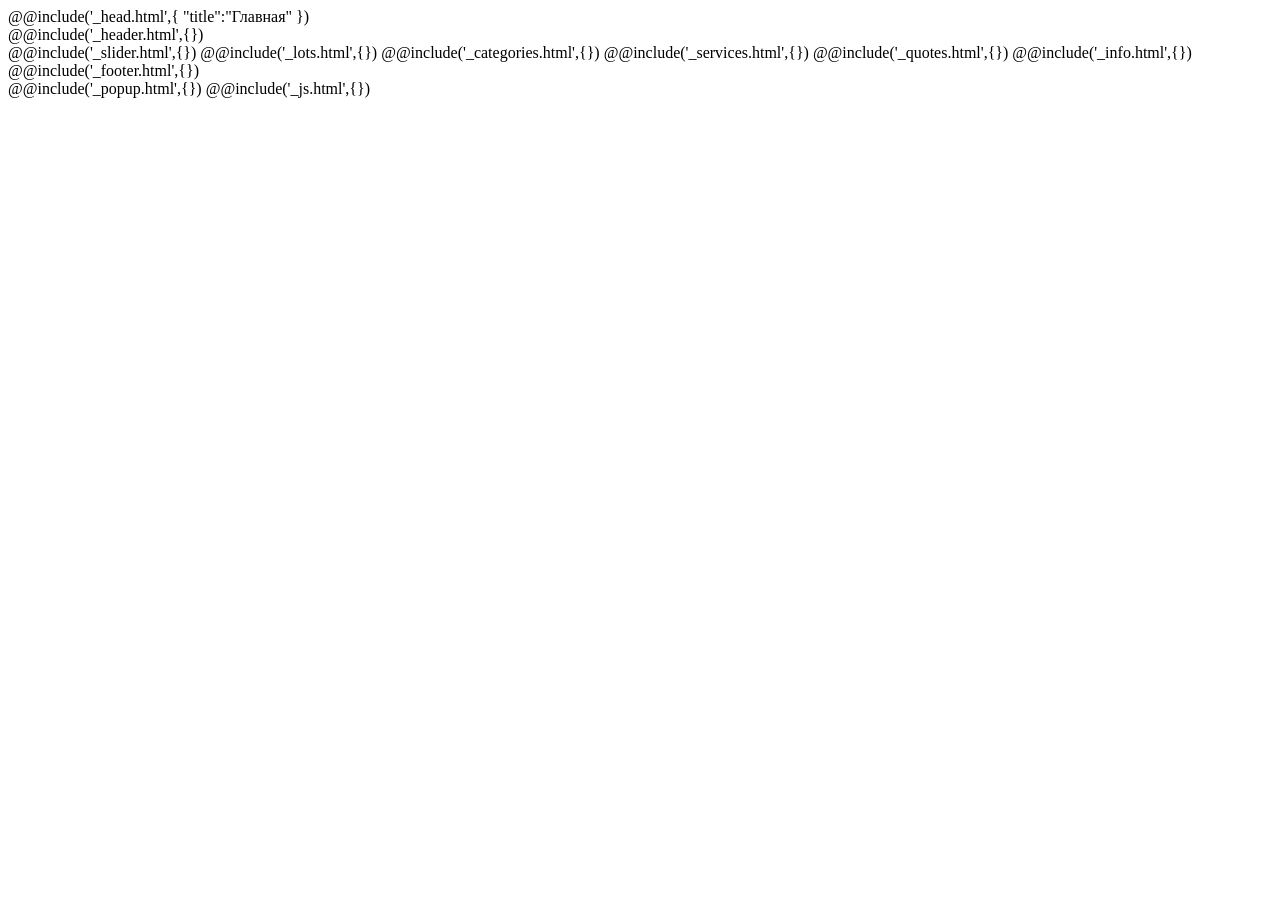
<file: #src/index.html>
<!DOCTYPE html>
<html lang="ru">

@@include('_head.html',{
"title":"Главная"
})

<body>
	<div class="wrapper">
		@@include('_header.html',{})
		<main class="page">
			@@include('_slider.html',{})
			@@include('_lots.html',{})
			@@include('_categories.html',{})
			@@include('_services.html',{})
			@@include('_quotes.html',{})
			@@include('_info.html',{})
		</main>
		@@include('_footer.html',{})
	</div>
	@@include('_popup.html',{})
	@@include('_js.html',{})

</body>

</html>
</file>
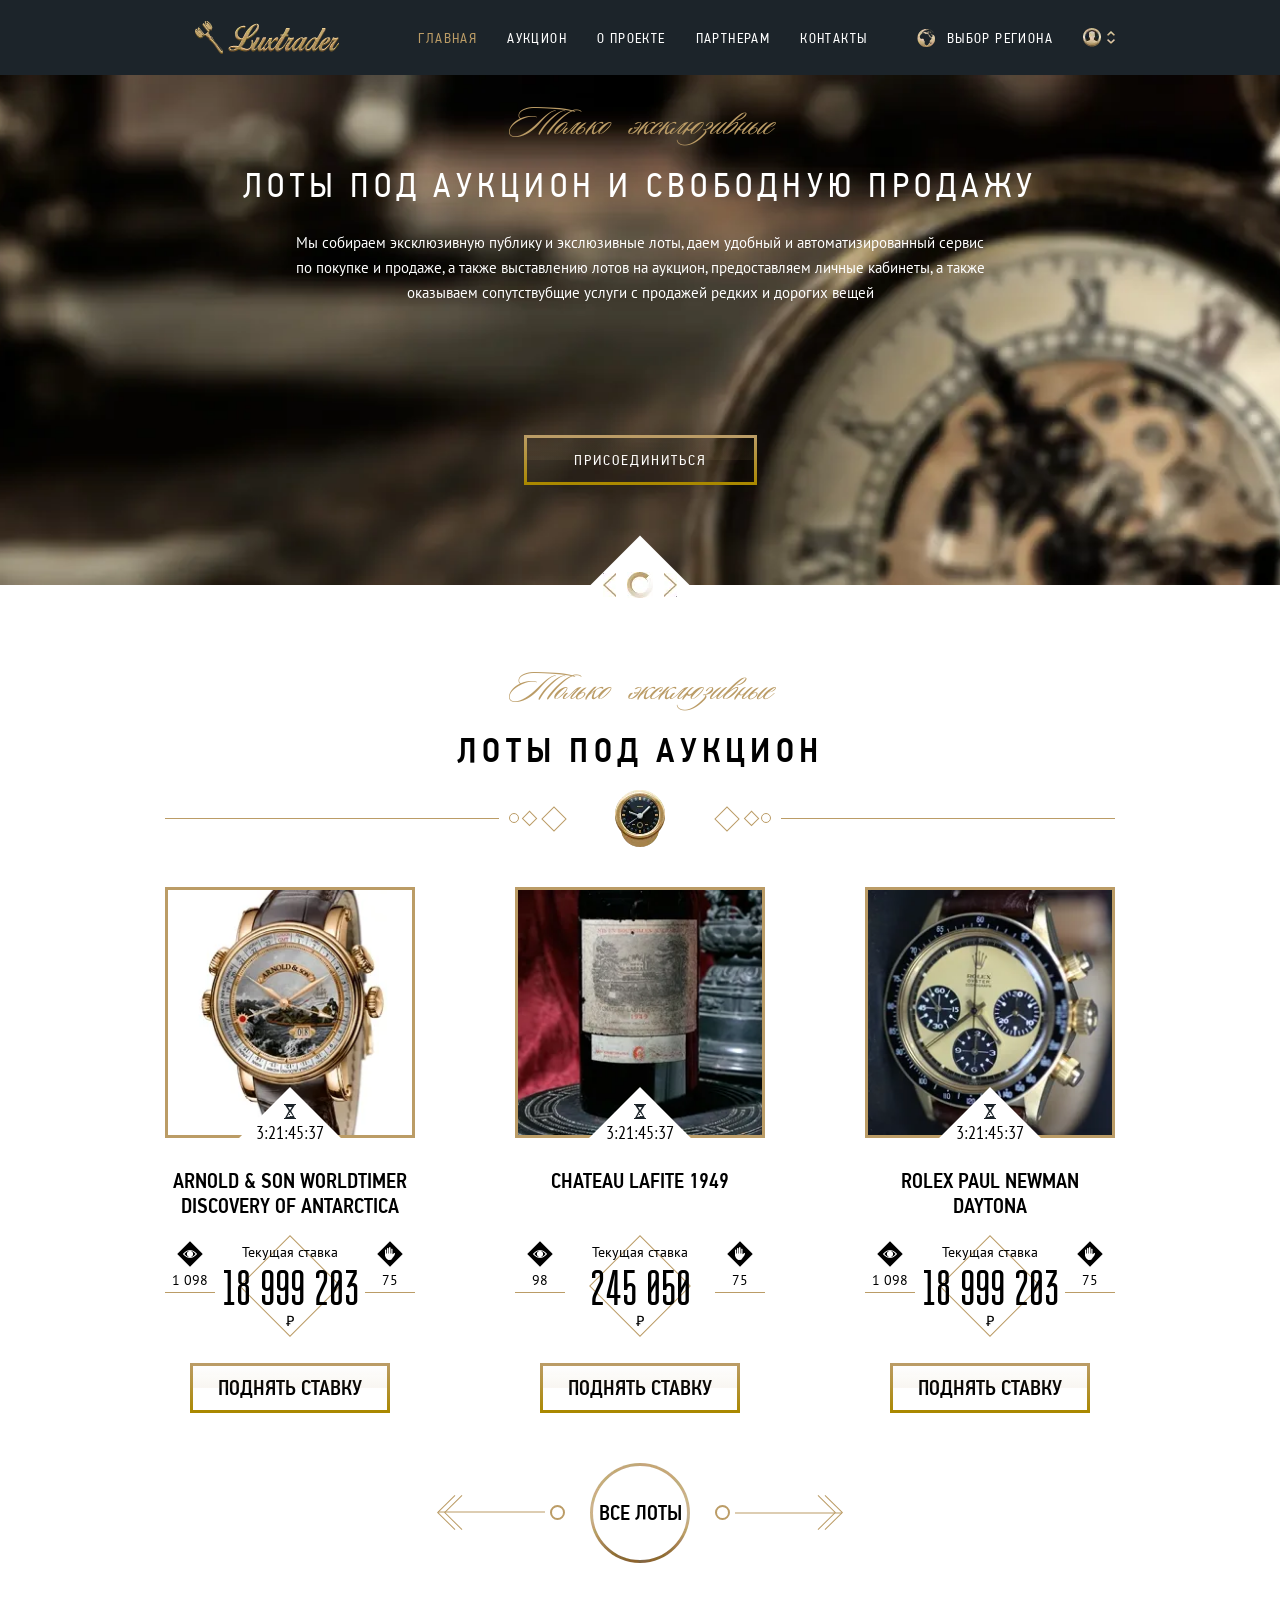
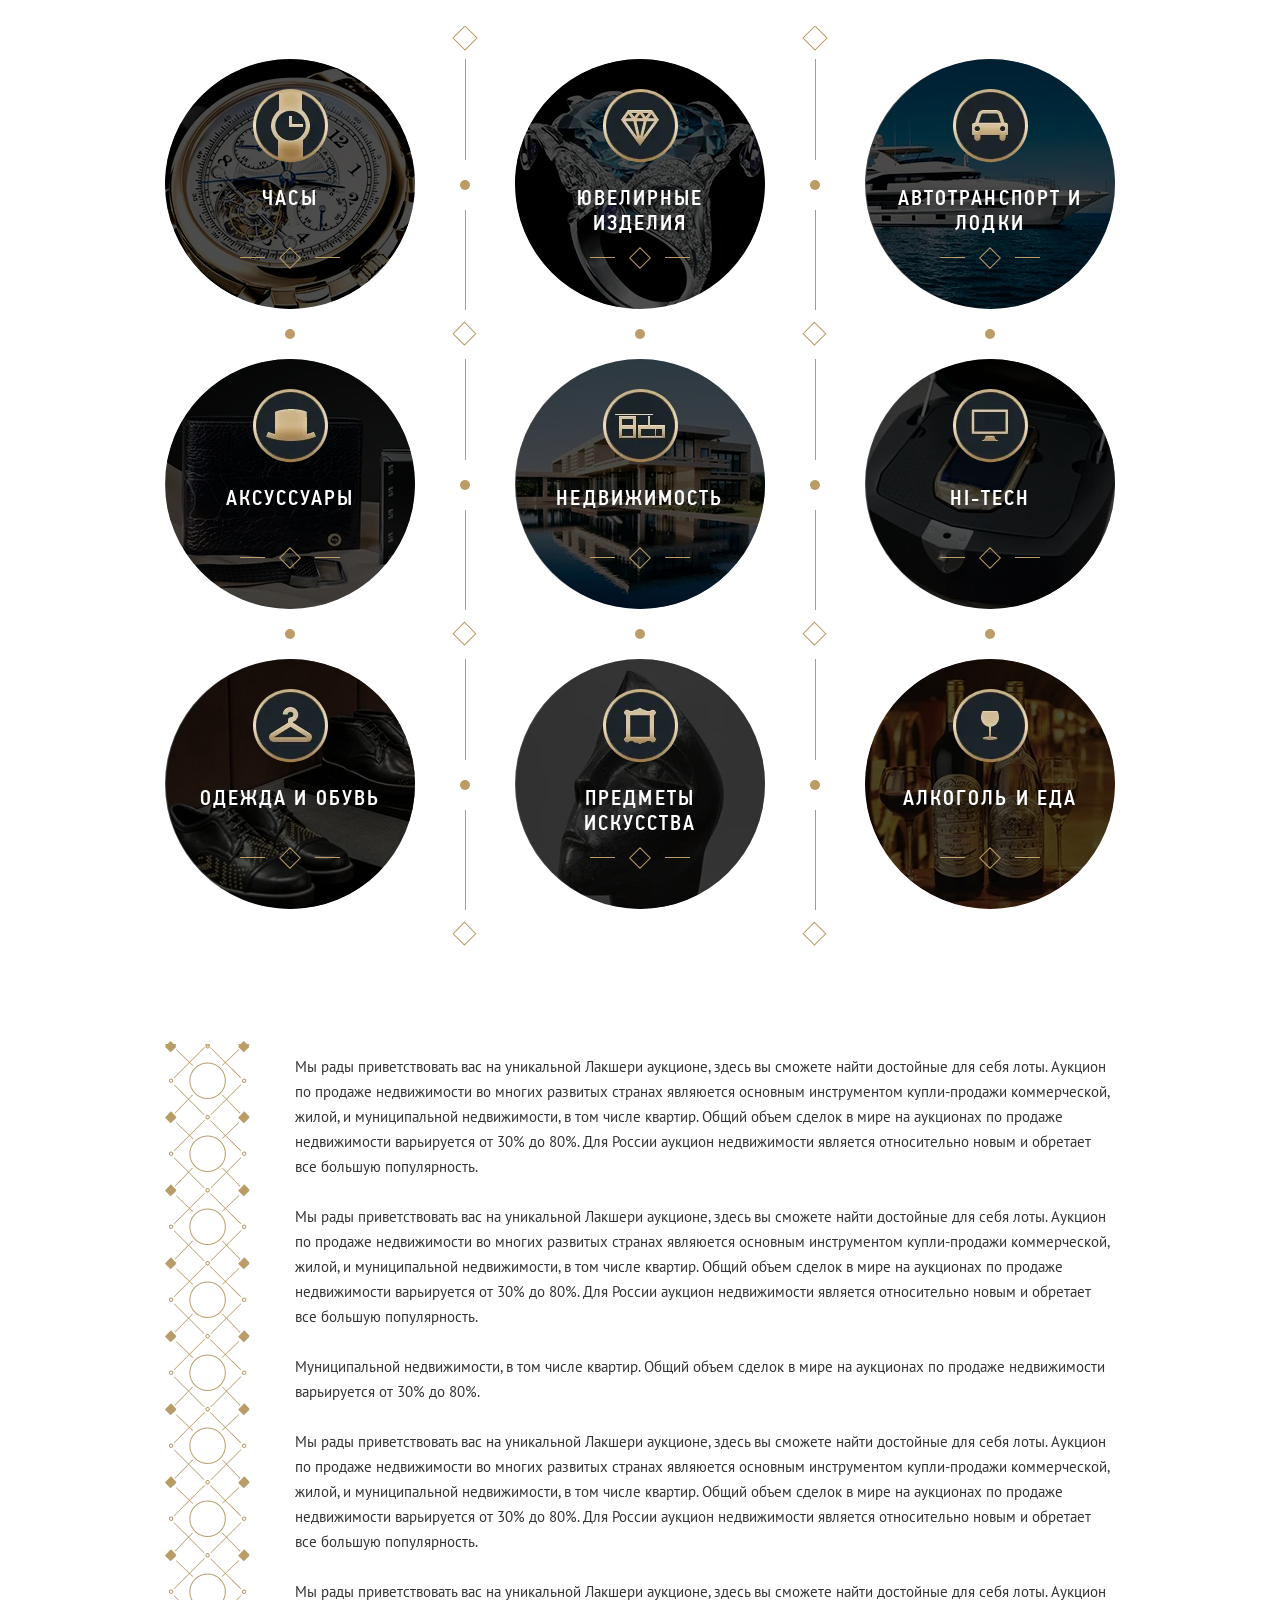
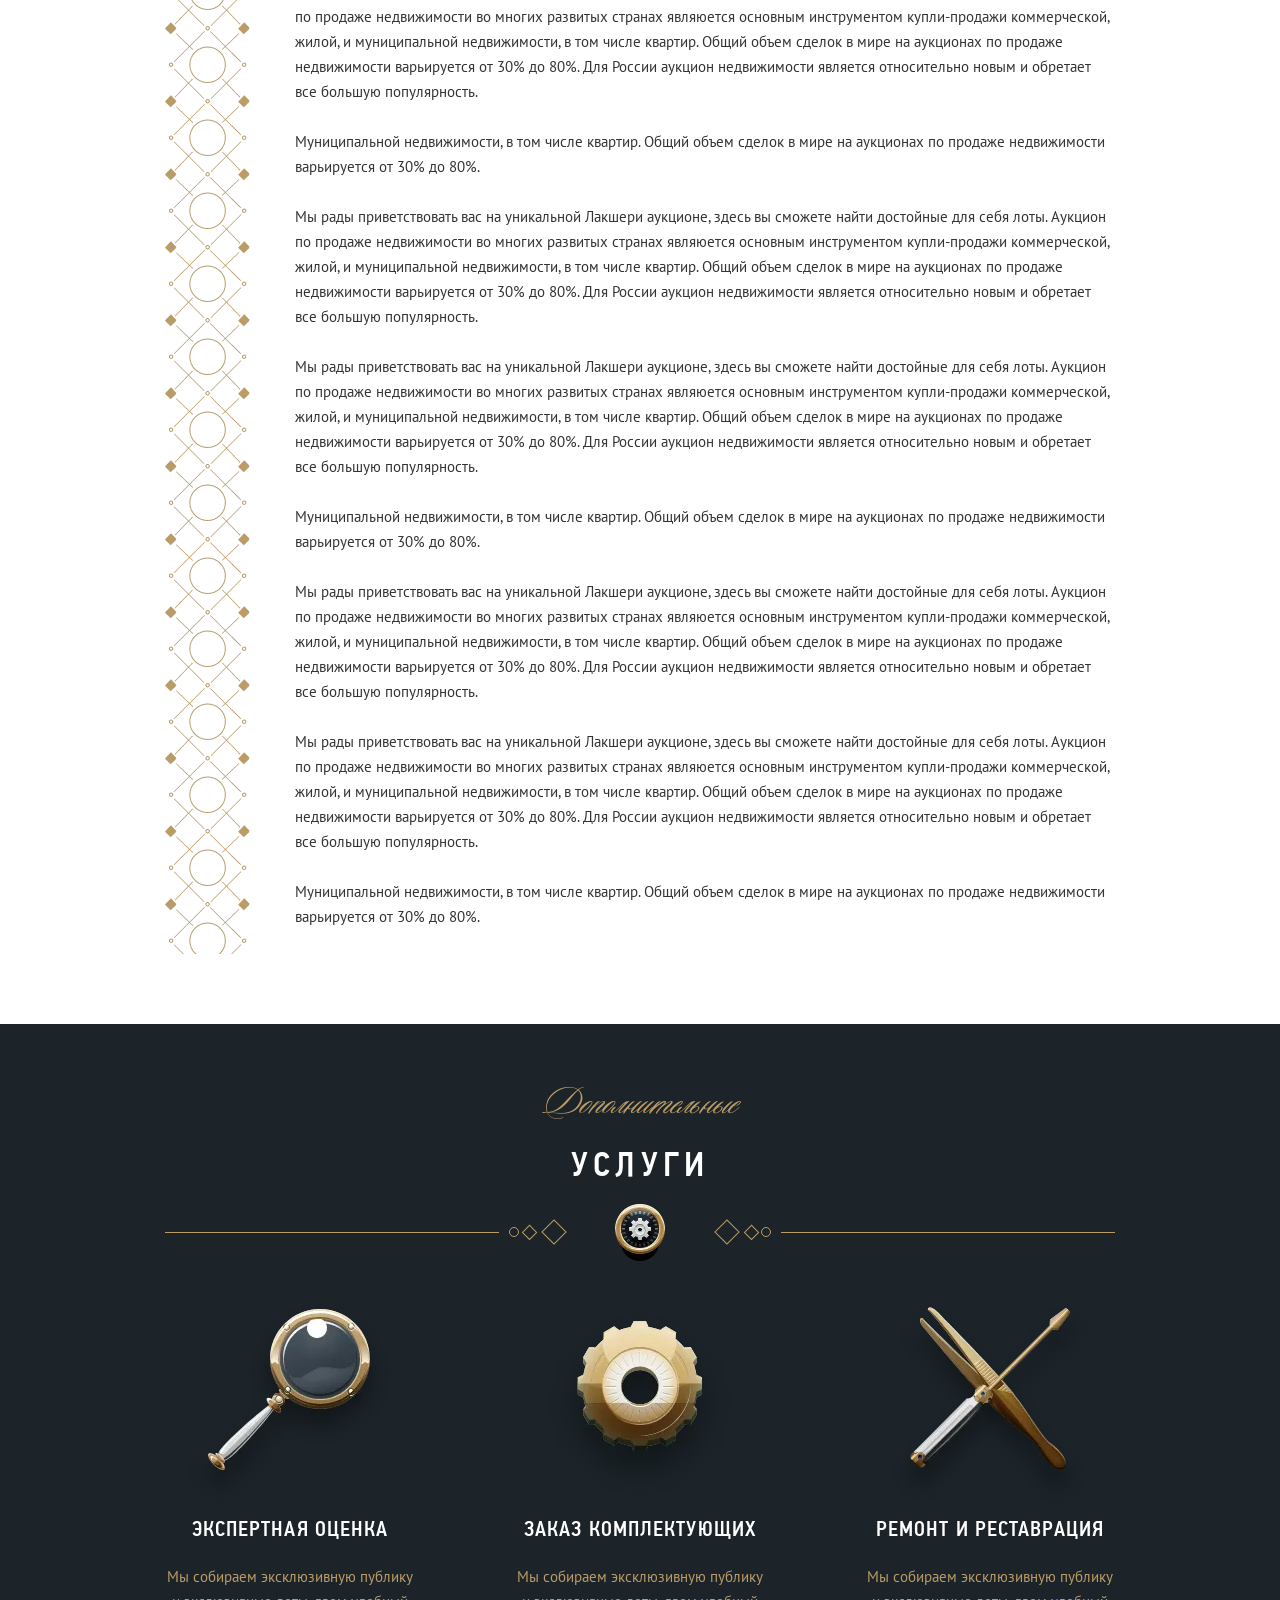
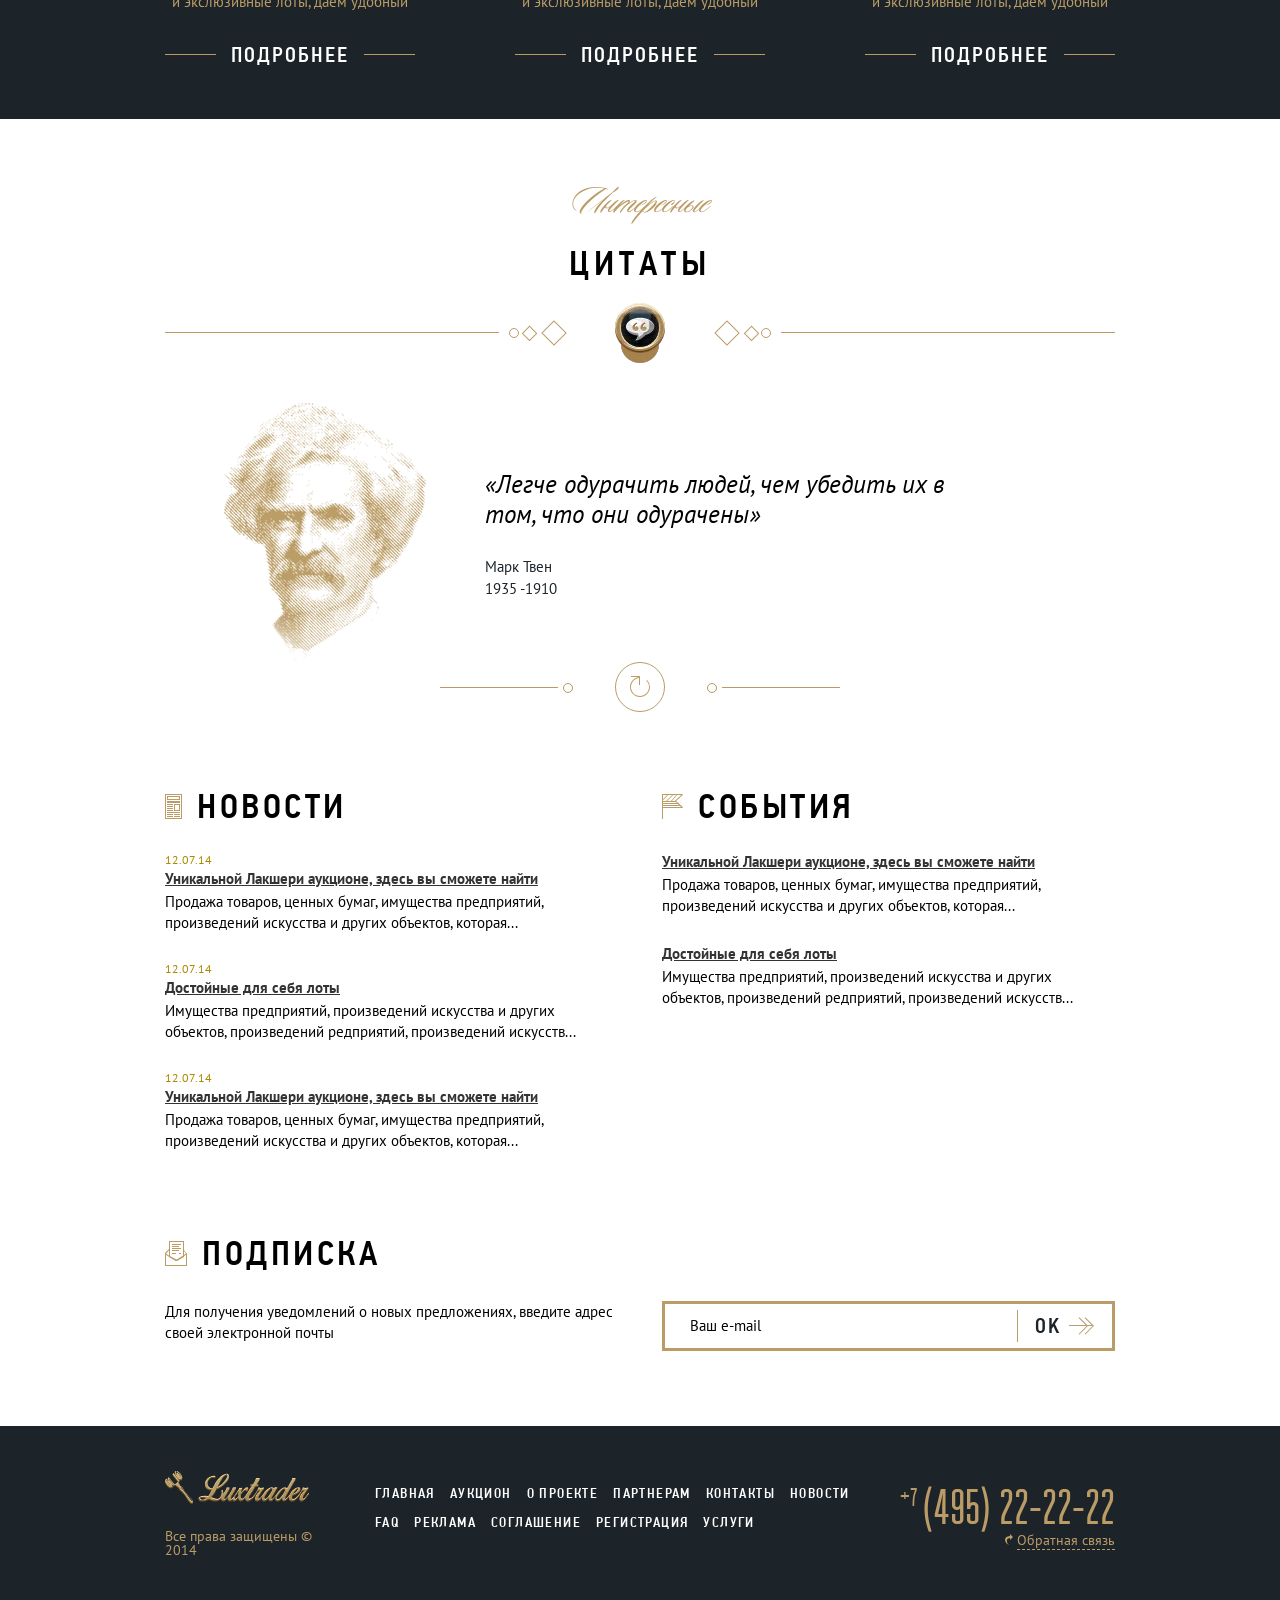
<file: landing4/index.html>
<!DOCTYPE html><html lang="ru"><head>	<meta charset="utf-8">	<title>Portfolio. Landing 4. Главная</title>	<meta content="width=device-width, initial-scale=1" name="viewport">	<meta content="ie=edge" http-equiv="x-ua-compatible">	<link rel="stylesheet" href="css/style.min.css"></head><body>	<div class="wrapper">		<!-- === ЛАВНЫЙ БЛОК МЕНЮ === --><header class="header">	<!-- === задаем ограничивающий контейнер === -->	<div class="header__container _container">		<!-- === бургер переместили сюда, т.к. он должен жить вместе с блоком header -->		<div class="icon-menu">			<span></span>			<span></span>			<span></span>		</div>		<!-- === блок - логотип -->		<a href="" class="header__logo"><picture><source srcset="img/logo.webp" type="image/webp"><img src="img/logo.png" alt=""></picture></a>		<!-- === МЕНЮ -->		<div class="header__menu menu">			<nav class="menu__body">				<ul class="menu__list">					<!-- smoothscroll - библиотека скроллинга -->					<li><a href="#main-slider" class="menu__link _goto-block">Главная</a></li>					<li><a href="#lots" class="menu__link _goto-block">Аукцион</a></li>					<li><a href="#services" class="menu__link _goto-block">О проекте</a></li>					<li><a href="#quotes" class="menu__link _goto-block">Партнерам</a></li>					<li><a href="#info" class="menu__link _goto-block">Контакты</a></li>				</ul>			</nav>		</div>		<!-- === МЕНЮ -->		<!-- === БЛОК ДЕЙСТВИЙ -->		<div class="header__actions actions-header">			<!-- обернули текст в  -->			<a data-move="menu__body,1,767" href="" class="actions-header__region"><span>Выбор региона</span></a>			<!-- === ВНУТРЕННИЙ БЛОК "ПОЛЬЗОВАТЕЛЬ" -->			<div class="actions-header__user user-header">				<div class="user-header__icon">					<picture><source srcset="img/icons/user.webp" type="image/webp"><img src="img/icons/user.png" alt=""></picture>				</div>				<!-- меню стоит по контейнеру поэтому смещено вправо на 10пх -->				<ul class="user-header__menu">					<li><a href="" class="user-header__link user-header__link_1">Выбор региона</a></li>					<li><a href="" class="user-header__link user-header__link_2">Личный кабинет</a></li>					<li><a href="" class="user-header__link user-header__link_3">Мои ставки</a></li>					<li><a href="" class="user-header__link user-header__link_4">Мои лоты</a></li>				</ul>			</div>			<!-- / === БЛОК ПОЛЬЗОВАТЕЛЬ -->		</div>		<!-- === / БЛОК ДЕЙСТВИЙ -->	</div>	<!-- === / КОНТЕЙНЕР --></header>		<main class="page">			<div class="main-slider">	<div class="main-slider__body _swiper">		<div class="main-slider__item item-main-slider">			<div class="item-main-slider__content">				<div class="item-main-slider__container _container">					<div class="title">						<div class="title__item">Только эксклюзивные</div>						<div class="title__main title__main_w title__main_regular">Лоты под аукцион и свобоДную продажу</div>					</div>					<div class="item-main-slider__text">Мы собираем эксклюзивную публику и экслюзивные лоты, даем удобный и						автоматизированный сервис по покупке и продаже, а также выставлению лотов на аукцион, предоставляем						личные кабинеты, а также оказываем сопутствубщие услуги с продажей редких и дорогих вещей </div>					<a href="" class="item-main-slider__btn btn"><span							class="btn__body"><span>Присоединиться</span></span></a>				</div>			</div>			<div class="item-main-slider__bg _ibg">				<picture><source srcset="img/main_slider/01.webp" type="image/webp"><img src="img/main_slider/01.jpg" alt=""></picture>			</div>		</div>		<div class="main-slider__item item-main-slider">			<div class="item-main-slider__content">				<div class="item-main-slider__container _container">					<div class="title">						<div class="title__item">Только эксклюзивные</div>						<div class="title__main title__main_w title__main_regular">Лоты под аукцион и свобоДную продажу</div>					</div>					<div class="item-main-slider__text">Мы собираем эксклюзивную публику и экслюзивные лоты, даем удобный и						автоматизированный сервис по покупке и продаже, а также выставлению лотов на аукцион, предоставляем						личные кабинеты, а также оказываем сопутствубщие услуги с продажей редких и дорогих вещей Мы собираем						эксклюзивную публику и экслюзивные лоты, даем удобный и автоматизированный сервис по покупке и						продаже, а также выставлению лотов на аукцион, предоставляем личные кабинеты, а также оказываем						сопутствубщие услуги с продажей редких и дорогих вещей</div>					<a href="" class="item-main-slider__btn btn"><span							class="btn__body"><span>Присоединиться</span></span></a>				</div>			</div>			<div class="item-main-slider__bg _ibg">				<picture><source srcset="img/main_slider/01.webp" type="image/webp"><img src="img/main_slider/01.jpg" alt=""></picture>			</div>		</div>	</div>	<div class="main-slider__control control-main-slider">		<div class="control-main-slider__arrow control-main-slider__arrow_prev"></div>		<div class="control-main-slider__decor">			<picture><source srcset="img/icons/rotate.webp" type="image/webp"><img src="img/icons/rotate.png" alt=""></picture>		</div>		<div class="control-main-slider__arrow control-main-slider__arrow_next"></div>	</div></div>			<!-- используем section если есть заголовки --><section class="lots">	<div class="lots__container _container">		<div class="lots__header block-header">			<div class="block-header__title title">				<div class="title__item">Только эксклюзивные</div>				<div class="title__main">Лоты под аукцион</div>			</div>			<div class="block-header__decor block-decor">				<!-- два объекта с псеводоэлементами один для наружных 2, спан для внутренних -->				<div class="block-decor__items"><span></span></div>				<div class="block-decor__icon">					<picture><source srcset="img/block-header/01.webp" type="image/webp"><img src="img/block-header/01.png" alt=""></picture>				</div>				<!-- два объекта с псеводоэлементами один для наружных 2, спан для внутренних -->				<div class="block-decor__items"><span></span>				</div>			</div>		</div>		<div class="lots__slider slider-lots">			<div class="slider-lots__body _swiper">				<!-- ===========    СЛАЙД ЛОТ    =========== -->				<div class="slider-lots__slide">					<div class="lot">						<div class="lot__header">							<a href="" class="lot__image _ibg">								<picture><source srcset="img/lots/01.webp" type="image/webp"><img src="img/lots/01.jpg" alt=""></picture>							</a>							<div class="lot__timer timer-lot">								<div class="timer-lot__icon">									<picture><source srcset="img/icons/timer.svg" type="image/webp"><img src="img/icons/timer.svg" alt=""></picture>								</div>								<div class="timer-lot__item">3:21:45:37</div>							</div>						</div>						<a href="" class="lot__title">Arnold & Son Worldtimer discovery of antarctica</a>						<div class="lot__info info-lot">							<div class="info-lot__statistic">								<div class="info-lot__icon">									<picture><source srcset="img/icons/eye.webp" type="image/webp"><img src="img/icons/eye.png" alt=""></picture>								</div>								<div class="info-lot__value">1 098</div>							</div>							<div class="info-lot__current-bet current-bet-info-lot">								<div class="current-bet-info-lot__label">Текущая ставка</div>								<div class="current-bet-info-lot__value">18 999 203</div>								<div class="current-bet-info-lot__currency">Ꝑ</div>							</div>							<div class="info-lot__statistic">								<div class="info-lot__icon">									<picture><source srcset="img/icons/hand.webp" type="image/webp"><img src="img/icons/hand.png" alt=""></picture>								</div>								<div class="info-lot__value">75</div>							</div>						</div>						<a href="" class="lot__btn btn btn_big"><span class="btn__body"><span>ПОДНЯТЬ СТАВКУ</span></span></a>					</div>				</div>				<!-- ======================================= -->				<!-- ===========    СЛАЙД ЛОТ    =========== -->				<div class="slider-lots__slide">					<div class="lot">						<div class="lot__header">							<a href="" class="lot__image _ibg">								<picture><source srcset="img/lots/02.webp" type="image/webp"><img src="img/lots/02.jpg" alt=""></picture>							</a>							<div class="lot__timer timer-lot">								<div class="timer-lot__icon">									<picture><source srcset="img/icons/timer.svg" type="image/webp"><img src="img/icons/timer.svg" alt=""></picture>								</div>								<div class="timer-lot__item">3:21:45:37</div>							</div>						</div>						<a href="" class="lot__title">Chateau Lafite 1949</a>						<div class="lot__info info-lot">							<div class="info-lot__statistic">								<div class="info-lot__icon">									<picture><source srcset="img/icons/eye.webp" type="image/webp"><img src="img/icons/eye.png" alt=""></picture>								</div>								<div class="info-lot__value">98</div>							</div>							<div class="info-lot__current-bet current-bet-info-lot">								<div class="current-bet-info-lot__label">Текущая ставка</div>								<div class="current-bet-info-lot__value">245 050</div>								<div class="current-bet-info-lot__currency">Ꝑ</div>							</div>							<div class="info-lot__statistic">								<div class="info-lot__icon">									<picture><source srcset="img/icons/hand.webp" type="image/webp"><img src="img/icons/hand.png" alt=""></picture>								</div>								<div class="info-lot__value">75</div>							</div>						</div>						<a href="" class="lot__btn btn btn_big"><span class="btn__body"><span>ПОДНЯТЬ СТАВКУ</span></span></a>					</div>				</div>				<!-- ======================================= -->				<!-- ===========    СЛАЙД ЛОТ    =========== -->				<div class="slider-lots__slide">					<div class="lot">						<div class="lot__header">							<a href="" class="lot__image _ibg">								<picture><source srcset="img/lots/03.webp" type="image/webp"><img src="img/lots/03.jpg" alt=""></picture>							</a>							<div class="lot__timer timer-lot">								<div class="timer-lot__icon">									<picture><source srcset="img/icons/timer.svg" type="image/webp"><img src="img/icons/timer.svg" alt=""></picture>								</div>								<div class="timer-lot__item">3:21:45:37</div>							</div>						</div>						<a href="" class="lot__title">Rolex Paul Newman Daytona</a>						<div class="lot__info info-lot">							<div class="info-lot__statistic">								<div class="info-lot__icon">									<picture><source srcset="img/icons/eye.webp" type="image/webp"><img src="img/icons/eye.png" alt=""></picture>								</div>								<div class="info-lot__value">1 098</div>							</div>							<div class="info-lot__current-bet current-bet-info-lot">								<div class="current-bet-info-lot__label">Текущая ставка</div>								<div class="current-bet-info-lot__value">18 999 203</div>								<div class="current-bet-info-lot__currency">Ꝑ</div>							</div>							<div class="info-lot__statistic">								<div class="info-lot__icon">									<picture><source srcset="img/icons/hand.webp" type="image/webp"><img src="img/icons/hand.png" alt=""></picture>								</div>								<div class="info-lot__value">75</div>							</div>						</div>						<a href="" class="lot__btn btn btn_big"><span class="btn__body"><span>ПОДНЯТЬ СТАВКУ</span></span></a>					</div>				</div>				<!-- ======================================= -->			</div>			<!-- ================= конец слайдера ================= -->			<!-- === слайд контроллер -->			<div class="slider-lots__control control-slider-lots">				<div class="control-slider-lots__arrow control-slider-lots__arrow_prev">					<span></span>				</div>				<a href="" class="control-slider-lots__link">Все лоты</a>				<div class="control-slider-lots__arrow control-slider-lots__arrow_next">					<span></span>				</div>			</div>		</div>	</div></section>			<div class="categories">	<div class="categories__items">		<div class="categories__container _container">			<div class="categories__row">				<div class="categories__column">					<div class="categories__item item">						<a href="" class="item__link"></a>						<div class="item__icon">							<picture><source srcset="img/categories/icons/01.webp" type="image/webp"><img src="img/categories/icons/01.png" alt=""></picture>						</div>						<div class="item__title">Часы</div>						<div class="item__deco">							<picture><source srcset="img/categories/decor_mini.svg" type="image/webp"><img src="img/categories/decor_mini.svg" alt=""></picture>						</div>						<div class="item__bg _img">							<picture><source srcset="img/categories/01.webp" type="image/webp"><img src="img/categories/01.png"></picture>						</div>					</div>					<div class="categories__decor"><span></span></div>				</div>								<div class="categories__column">					<div class="categories__item item">						<a href="" class="item__link"></a>						<div class="item__icon">							<picture>								<source srcset="img/categories/icons/02.webp" type="image/webp"><img									src="img/categories/icons/02.png" alt=""></picture>						</div>						<div class="item__title">Ювелирные Изделия</div>						<div class="item__deco">							<picture>								<source srcset="img/categories/decor_mini.svg" type="image/webp"><img									src="img/categories/decor_mini.svg" alt=""></picture>						</div>						<div class="item__bg _img">							<picture>								<source srcset="img/categories/02.webp" type="image/webp"><img src="img/categories/02.png"									alt=""></picture>						</div>					</div>					<div class="categories__decor"><span></span></div>				</div>				<div class="categories__column">					<div class="categories__item item">						<a href="" class="item__link"></a>						<div class="item__icon">							<picture>								<source srcset="img/categories/icons/03.webp" type="image/webp"><img									src="img/categories/icons/03.png" alt=""></picture>						</div>						<div class="item__title">Автотранспорт и лодки</div>						<div class="item__deco">							<picture>								<source srcset="img/categories/decor_mini.svg" type="image/webp"><img									src="img/categories/decor_mini.svg" alt=""></picture>						</div>						<div class="item__bg _img">							<picture>								<source srcset="img/categories/03.webp" type="image/webp"><img src="img/categories/03.png"									alt=""></picture>						</div>					</div>					<div class="categories__decor"><span></span></div>				</div>				<div class="categories__column">					<div class="categories__item item">						<a href="" class="item__link"></a>						<div class="item__icon">							<picture>								<source srcset="img/categories/icons/04.webp" type="image/webp"><img									src="img/categories/icons/04.png" alt=""></picture>						</div>						<div class="item__title">Аксуссуары</div>						<div class="item__deco">							<picture>								<source srcset="img/categories/decor_mini.svg" type="image/webp"><img									src="img/categories/decor_mini.svg" alt=""></picture>						</div>						<div class="item__bg _img">							<picture>								<source srcset="img/categories/04.webp" type="image/webp"><img src="img/categories/04.png"									alt=""></picture>						</div>					</div>					<div class="categories__decor"><span></span></div>				</div>				<div class="categories__column">					<div class="categories__item item">						<a href="" class="item__link"></a>						<div class="item__icon">							<picture>								<source srcset="img/categories/icons/05.webp" type="image/webp"><img									src="img/categories/icons/05.png" alt=""></picture>						</div>						<div class="item__title">Недвижимость</div>						<div class="item__deco">							<picture>								<source srcset="img/categories/decor_mini.svg" type="image/webp"><img									src="img/categories/decor_mini.svg" alt=""></picture>						</div>						<div class="item__bg _img">							<picture>								<source srcset="img/categories/05.webp" type="image/webp"><img src="img/categories/05.png"									alt=""></picture>						</div>					</div>					<div class="categories__decor"><span></span></div>				</div>				<div class="categories__column">					<div class="categories__item item">						<a href="" class="item__link"></a>						<div class="item__icon">							<picture>								<source srcset="img/categories/icons/06.webp" type="image/webp"><img									src="img/categories/icons/06.png" alt=""></picture>						</div>						<div class="item__title">Hi-Tech</div>						<div class="item__deco">							<picture>								<source srcset="img/categories/decor_mini.svg" type="image/webp"><img									src="img/categories/decor_mini.svg" alt=""></picture>						</div>						<div class="item__bg _img">							<picture>								<source srcset="img/categories/06.webp" type="image/webp"><img src="img/categories/06.png"									alt=""></picture>						</div>					</div>					<div class="categories__decor"><span></span></div>				</div>				<div class="categories__column">					<div class="categories__item item">						<a href="" class="item__link"></a>						<div class="item__icon">							<picture>								<source srcset="img/categories/icons/07.webp" type="image/webp"><img									src="img/categories/icons/07.png" alt=""></picture>						</div>						<div class="item__title">Одежда и обувь</div>						<div class="item__deco">							<picture>								<source srcset="img/categories/decor_mini.svg" type="image/webp"><img									src="img/categories/decor_mini.svg" alt=""></picture>						</div>						<div class="item__bg _img">							<picture>								<source srcset="img/categories/07.webp" type="image/webp"><img src="img/categories/07.png"									alt=""></picture>						</div>					</div>					<div class="categories__decor"><span></span></div>				</div>				<div class="categories__column">					<div class="categories__item item">						<a href="" class="item__link"></a>						<div class="item__icon">							<picture>								<source srcset="img/categories/icons/08.webp" type="image/webp"><img									src="img/categories/icons/08.png" alt=""></picture>						</div>						<div class="item__title">Предметы искусства</div>						<div class="item__deco">							<picture>								<source srcset="img/categories/decor_mini.svg" type="image/webp"><img									src="img/categories/decor_mini.svg" alt=""></picture>						</div>						<div class="item__bg _img">							<picture>								<source srcset="img/categories/08.webp" type="image/webp"><img src="img/categories/08.png"									alt=""></picture>						</div>					</div>					<div class="categories__decor"><span></span></div>				</div>				<div class="categories__column">					<div class="categories__item item">						<a href="" class="item__link"></a>						<div class="item__icon">							<picture>								<source srcset="img/categories/icons/09.webp" type="image/webp"><img									src="img/categories/icons/09.png" alt=""></picture>						</div>						<div class="item__title">АЛкоголь и еда</div>						<div class="item__deco">							<picture>								<source srcset="img/categories/decor_mini.svg" type="image/webp"><img									src="img/categories/decor_mini.svg" alt=""></picture>						</div>						<div class="item__bg _img">							<picture>								<source srcset="img/categories/09.webp" type="image/webp"><img src="img/categories/09.png"									alt=""></picture>						</div>					</div>					<div class="categories__decor"><span></span></div>				</div>			</div>		</div>	</div>	<div class="categories__text text-categories">		<div class="text-categories__container _container">			<div class="text-categories__body">				<p>Мы рады приветствовать вас на уникальной Лакшери аукционе, здесь вы сможете найти достойные для					себя лоты. Аукцион по продаже недвижимости во многих развитых странах являюется основным					инструментом купли-продажи коммерческой, жилой, и муниципальной недвижимости, в том числе					квартир. Общий объем сделок в мире на аукционах по продаже недвижимости варьируется от 30% до					80%. Для России аукцион недвижимости является относительно новым и обретает все большую					популярность.</p>				<p>Мы рады приветствовать вас на уникальной Лакшери аукционе, здесь вы сможете найти достойные для					себя лоты. Аукцион по продаже недвижимости во многих развитых странах являюется основным					инструментом купли-продажи коммерческой, жилой, и муниципальной недвижимости, в том числе					квартир. Общий объем сделок в мире на аукционах по продаже недвижимости варьируется от 30% до					80%. Для России аукцион недвижимости является относительно новым и обретает все большую					популярность.</p>				<p>Муниципальной недвижимости, в том числе квартир. Общий объем сделок в мире на аукционах по					продаже недвижимости варьируется от 30% до 80%.</p>				<p>Мы рады приветствовать вас на уникальной Лакшери аукционе, здесь вы сможете найти достойные для					себя лоты. Аукцион по продаже недвижимости во многих развитых странах являюется основным					инструментом купли-продажи коммерческой, жилой, и муниципальной недвижимости, в том числе					квартир. Общий объем сделок в мире на аукционах по продаже недвижимости варьируется от 30% до					80%. Для России аукцион недвижимости является относительно новым и обретает все большую					популярность.</p>				<p>Мы рады приветствовать вас на уникальной Лакшери аукционе, здесь вы сможете найти достойные для					себя лоты. Аукцион по продаже недвижимости во многих развитых странах являюется основным					инструментом купли-продажи коммерческой, жилой, и муниципальной недвижимости, в том числе					квартир. Общий объем сделок в мире на аукционах по продаже недвижимости варьируется от 30% до					80%. Для России аукцион недвижимости является относительно новым и обретает все большую					популярность.</p>				<p>Муниципальной недвижимости, в том числе квартир. Общий объем сделок в мире на аукционах по					продаже недвижимости варьируется от 30% до 80%.</p>				<p>Мы рады приветствовать вас на уникальной Лакшери аукционе, здесь вы сможете найти достойные для					себя лоты. Аукцион по продаже недвижимости во многих развитых странах являюется основным					инструментом купли-продажи коммерческой, жилой, и муниципальной недвижимости, в том числе					квартир. Общий объем сделок в мире на аукционах по продаже недвижимости варьируется от 30% до					80%. Для России аукцион недвижимости является относительно новым и обретает все большую					популярность.</p>				<p>Мы рады приветствовать вас на уникальной Лакшери аукционе, здесь вы сможете найти достойные для					себя лоты. Аукцион по продаже недвижимости во многих развитых странах являюется основным					инструментом купли-продажи коммерческой, жилой, и муниципальной недвижимости, в том числе					квартир. Общий объем сделок в мире на аукционах по продаже недвижимости варьируется от 30% до					80%. Для России аукцион недвижимости является относительно новым и обретает все большую					популярность.</p>				<p>Муниципальной недвижимости, в том числе квартир. Общий объем сделок в мире на аукционах по					продаже недвижимости варьируется от 30% до 80%.</p>				<p>Мы рады приветствовать вас на уникальной Лакшери аукционе, здесь вы сможете найти достойные для					себя лоты. Аукцион по продаже недвижимости во многих развитых странах являюется основным					инструментом купли-продажи коммерческой, жилой, и муниципальной недвижимости, в том числе					квартир. Общий объем сделок в мире на аукционах по продаже недвижимости варьируется от 30% до					80%. Для России аукцион недвижимости является относительно новым и обретает все большую					популярность.</p>				<p>Мы рады приветствовать вас на уникальной Лакшери аукционе, здесь вы сможете найти достойные для					себя лоты. Аукцион по продаже недвижимости во многих развитых странах являюется основным					инструментом купли-продажи коммерческой, жилой, и муниципальной недвижимости, в том числе					квартир. Общий объем сделок в мире на аукционах по продаже недвижимости варьируется от 30% до					80%. Для России аукцион недвижимости является относительно новым и обретает все большую					популярность.</p>				<p>Муниципальной недвижимости, в том числе квартир. Общий объем сделок в мире на аукционах по					продаже недвижимости варьируется от 30% до 80%.</p>			</div>		</div>	</div></div>			<section class="services">	<div class="services__container _container">		<!-- === ЗАГОЛОВОК -->		<div class="services__header block-header">			<div class="block-header__title title">				<div class="title__item">Дополнительные</div>				<h2 class="title__main title__main_w">услуги</h2>			</div>			<div class="block-header__decor block-decor">				<div class="block-decor__items">					<span></span>				</div>				<div class="block-decor__icon">					<picture>						<source srcset="img/block-header/02.webp" type="image/webp"><img src="img/block-header/02.png" alt="">					</picture>				</div>				<div class="block-decor__items">					<span></span>				</div>			</div>		</div>		<!-- === / ЗАГОЛОВОК -->		<!-- === BODY -->		<div class="services__row">			<div class="services__column">				<div class="services__item service">					<a href="" class="service__image">						<picture><source srcset="img/services/01.webp" type="image/webp"><img src="img/services/01.png" alt=""></picture>					</a>					<a href="" class="service__title">Экспертная оценка</a>					<div class="service__text">Мы собираем эксклюзивную публику и экслюзивные лоты, даем удобный >Мы						собираем эксклюзивную публику и экслюзивные лоты, даем удобный</div>					<a href="" class="service__btn"><span>Подробнее</span></a>				</div>			</div>			<div class="services__column">				<div class="services__item service">					<a href="" class="service__image"><picture><source srcset="img/services/02.webp" type="image/webp"><img src="img/services/02.png" alt=""></picture></a>					<a href="" class="service__title">заказ комплектующих</a>					<div class="service__text">Мы собираем эксклюзивную публику и экслюзивные лоты, даем удобный</div>					<a href="" class="service__btn"><span>Подробнее</span></a>				</div>			</div>			<div class="services__column">				<div class="services__item service">					<a href="" class="service__image"><picture><source srcset="img/services/03.webp" type="image/webp"><img src="img/services/03.png" alt=""></picture></a>					<a href="" class="service__title">ремонт и реставрациЯ</a>					<div class="service__text">Мы собираем эксклюзивную публику и экслюзивные лоты, даем удобный</div>					<a href="" class="service__btn"><span>Подробнее</span></a>				</div>			</div>		</div>		<!-- === / BODY -->	</div></section>			<section class="quotes">	<div class="quotes__container _container">		<div class="services__header block-header">			<div class="block-header__title title">				<div class="title__item">Интересные</div>				<h2 class="title__main">ЦитатЫ</h2>			</div>			<div class="block-header__decor block-decor">				<div class="block-decor__items">					<span></span>				</div>				<div class="block-decor__icon">					<picture><source srcset="img/block-header/03.webp" type="image/webp"><img src="img/block-header/03.png" alt=""></picture>				</div>				<div class="block-decor__items">					<span></span>				</div>			</div>		</div>		<!-- слайдер -->		<div class="quotes__slider slider-quotes">			<div class="slider-quotes__body _swiper">				<div class="slider-quotes__slide">					<div class="slider-quotes__image">						<picture><source srcset="img/quotes/mark.webp" type="image/webp"><img src="img/quotes/mark.png" alt=""></picture>					</div>					<div class="slider-quotes__content">						<div class="slider-quotes__title">«Легче одурачить людей, чем убедить их в том, что они							одурачены»</div>						<div class="slider-quotes__info">							<p>Марк Твен</p>							<p>1935 -1910</p>						</div>					</div>				</div>								<div class="slider-quotes__slide">					<div class="slider-quotes__image">						<picture><source srcset="img/quotes/mark.webp" type="image/webp"><img src="img/quotes/mark.png" alt=""></picture>					</div>					<div class="slider-quotes__content">						<div class="slider-quotes__title">«Легче одурачить людей, чем убедить их в том, что они							одурачены» «Легче одурачить людей, чем убедить их в том, что они одурачены»</div>						<div class="slider-quotes__info">							<p>Марк Твен</p>							<p>1935 -1910</p>						</div>					</div>				</div>			</div>			<!-- панель управления слайдером -->			<div class="slider-quotes__control control-slider-quotes">				<div class="control-slider-quotes__decor"></div>				<div class="control-slider-quotes__link">					<div class="control-slider-quotes__circle"></div>				</div>				<div class="control-slider-quotes__decor"></div>			</div>		</div>	</div></section>			<div class="info">	<div class="info__container _container">		<div class="info__row">			<div class="info__column">				<section class="info__block">					<h3 class="info__title title-info">						<!-- flex для иконки и текста -->						<span>							<picture><source srcset="img/icons/news.svg" type="image/webp"><img src="img/icons/news.svg" alt=""></picture>						</span>						<span>Новости</span>					</h3>					<div class="info__content">						<div class="info__item">							<div class="info__date">12.07.14</div>							<a href="" class="info__label">Уникальной Лакшери аукционе, здесь вы сможете найти</a>							<div class="info__text">Продажа товаров, ценных бумаг, имущества предприятий, произведений								искусства и других объектов, которая...</div>						</div>						<div class="info__item">							<div class="info__date">12.07.14</div>							<a href="" class="info__label">Достойные для себя лоты</a>							<div class="info__text">Имущества предприятий, произведений искусства и других объектов,								произведений редприятий, произведений искусств...</div>						</div>						<div class="info__item">							<div class="info__date">12.07.14</div>							<a href="" class="info__label">Уникальной Лакшери аукционе, здесь вы сможете найти</a>							<div class="info__text">Продажа товаров, ценных бумаг, имущества предприятий, произведений								искусства и других объектов, которая...</div>						</div>					</div>				</section>			</div>			<div class="info__column">				<section class="info__block">					<h3 class="info__title title-info">						<span>							<picture><source srcset="img/icons/flag.webp" type="image/webp"><img src="img/icons/flag.png" alt=""></picture>						</span>						<span>События</span>					</h3>					<div class="info__content">						<div class="info__item">							<a href="" class="info__label">Уникальной Лакшери аукционе, здесь вы сможете найти</a>							<div class="info__text">Продажа товаров, ценных бумаг, имущества предприятий, произведений								искусства и других объектов, которая...</div>						</div>						<div class="info__item">							<a href="" class="info__label">Достойные для себя лоты</a>							<div class="info__text">Имущества предприятий, произведений искусства и других объектов,								произведений редприятий, произведений искусств...</div>						</div>					</div>				</section>			</div>			<!-- === ПОДПИСКА -->			<div class="info__column">				<div class="info__subscribe subscribe">					<div class="subscribe__title title-info">						<span>							<picture><source srcset="img/icons/subscribe.svg" type="image/webp"><img src="img/icons/subscribe.svg" alt=""></picture>						</span>						<span>Подписка</span>					</div>					<!-- === отдельный блок для подписки -->					<div class="subscribe__body">						<div class="subscribe__column">							<div class="subscribe__text">Для получения уведомлений о новых предложениях, введите адрес								своей электронной почты</div>						</div>						<div class="subscribe__column">							<form action="#" class="subscribe__form form-subscribe">								<div class="form-subscribe__input">									<input autocomplete="off" type="text" name="form[]" data-error="Ошибка"										data-value="Ваш e-mail" class="input _req _email">									<!-- подключены валидаторы в стартовом шаблоне -->								</div>								<button type="submit" class="form-subscribe__btn"><span>Ok</span></button>							</form>						</div>					</div>				</div>			</div>			<!-- / ПОДПИСКА -->		</div>	</div></div>		</main>		<footer class="footer">	<div class="footer__content _container">		<div class="footer__column">			<a href="" class="footer__logo">				<picture><source srcset="img/logo.webp" type="image/webp"><img src="img/logo.png" alt=""></picture>			</a>			<div data-move="footer__content,3,767" class="footer__info">Все права защищены © 2014</div>		</div>		<!-- колонка 2 меню -->		<div class="footer__column footer__column_full">			<nav class="footer__menu">				<ul class="footer__list">					<li><a href="" class="footer__link">Главная</a></li>					<li><a href="" class="footer__link">Аукцион</a></li>					<li><a href="" class="footer__link">О проекте</a></li>					<li><a href="" class="footer__link">Партнерам</a></li>					<li><a href="" class="footer__link">Контакты</a></li>					<li><a href="" class="footer__link">Новости</a></li>					<li><a href="" class="footer__link">FAQ</a></li>					<li><a href="" class="footer__link">Реклама</a></li>					<li><a href="" class="footer__link">Соглашение</a></li>					<li><a href="" class="footer__link">Регистрация</a></li>					<li><a href="" class="footer__link">Услуги</a></li>				</ul>			</nav>		</div>		<!-- контакты колонка 3 -->		<div class="footer__column">			<div class="footer__contacts">				<a href="tel:+7495222222" class="footer__phone"><small>+7</small>(495) 22-22-22</a>				<a href="#" class="footer__callback"><span>Обратная связь</span></a>			</div>		</div>	</div></footer>	</div>		<!-- <script src="https://code.jquery.com/jquery-3.3.1.min.js"></script> --><script src="js/vendors.min.js"></script><script src="js/app.min.js"></script></body></html>
</file>
<file: landing4/css/style.min.css>
@charset "UTF-8";@import url(https://fonts.googleapis.com/css?family=PT+Sans:regular,italic,700&display=swap&subset=cyrillic-ext);@import url(https://fonts.googleapis.com/css?family=PT+Sans+Narrow:regular&display=swap&subset=cyrillic-ext);@font-face{font-family:BravoRGRegular;font-display:swap;src:url(../fonts/BravoRGRegular.woff) format("woff"),url(../fonts/BravoRGRegular.woff2) format("woff2");font-weight:400;font-style:normal}@font-face{font-family:ceremonious;font-display:swap;src:url(../fonts/ceremonious_one.woff) format("woff"),url(../fonts/ceremonious_one.woff2) format("woff2");font-weight:400;font-style:normal}@font-face{font-family:PFDin;font-display:swap;src:url(../fonts/pfdintextcondpro-regular.woff) format("woff"),url(../fonts/pfdintextcondpro-regular.woff2) format("woff2");font-weight:400;font-style:normal}@font-face{font-family:PFDin;font-display:swap;src:url(../fonts/pfdintextcondpro-medium.woff) format("woff"),url(../fonts/pfdintextcondpro-medium.woff2) format("woff2");font-weight:500;font-style:medium}*{padding:0;margin:0;border:0}*,:after,:before{-webkit-box-sizing:border-box;box-sizing:border-box}:active,:focus{outline:0}a:active,a:focus{outline:0}aside,footer,header,nav,section{display:block}body,html{height:100%;min-width:320px}body{line-height:1;font-family:"PT Sans";text-rendering:optimizeLegibility;-ms-text-size-adjust:100%;-moz-text-size-adjust:100%;-webkit-text-size-adjust:100%}button,input,textarea{font-family:"PT Sans"}input::-ms-clear{display:none}button{cursor:pointer}button::-moz-focus-inner{padding:0;border:0}a,a:visited{text-decoration:none}a:hover{text-decoration:none}ul li{list-style:none}img{vertical-align:top}h1,h2,h3,h4,h5,h6{font-weight:inherit;font-size:inherit}body{color:#000;font-size:14px}body.lock{overflow:hidden}.wrapper{width:100%;min-height:100%;overflow:hidden;display:-webkit-box;display:-ms-flexbox;display:flex;-webkit-box-orient:vertical;-webkit-box-direction:normal;-ms-flex-direction:column;flex-direction:column}._container{max-width:970px;margin:0 auto;padding:0 10px 0 10px}.page{padding:75px 0 0 0;-webkit-box-flex:1;-ms-flex:1 1 auto;flex:1 1 auto}.title{text-align:center}.title__item{font-family:ceremonious;color:#bb9c66;font-size:40px;margin:0 0 .5em 0}.title__main{font-family:PFDin;letter-spacing:5.25px;font-size:35px;text-transform:uppercase;font-weight:500;line-height:calc(40 / 35)}.title__main_regular{font-weight:400}.title__main_w{color:#fff}.block-header__title{margin-bottom:20px}.block-decor{display:-webkit-box;display:-ms-flexbox;display:flex;-webkit-box-align:center;-ms-flex-align:center;align-items:center}.block-decor__items{-webkit-box-flex:1;-ms-flex:1 1 auto;flex:1 1 auto;display:-webkit-box;display:-ms-flexbox;display:flex;-webkit-box-align:center;-ms-flex-align:center;align-items:center}.block-decor__items:before{content:"";height:1px;width:100%;background-color:#bb9c66;-webkit-box-flex:1;-ms-flex:1 1 auto;flex:1 1 auto}.block-decor__items:after{content:"";width:18px;height:18px;border:1px solid #bb9c66;-webkit-transform:rotate(-45deg);-ms-transform:rotate(-45deg);transform:rotate(-45deg);-webkit-box-flex:0;-ms-flex:0 0 18px;flex:0 0 18px;margin:0 5px 0 5px}.block-decor__items span{display:-webkit-box;display:-ms-flexbox;display:flex;-webkit-box-align:center;-ms-flex-align:center;align-items:center;margin:0 5px}.block-decor__items span:before{content:"";height:10px;width:10px;border-radius:50%;border:1px solid #bb9c66;-webkit-box-flex:0;-ms-flex:0 0 10px;flex:0 0 10px;margin:0 5px 0 5px}.block-decor__items span:after{content:"";width:10.8px;height:10.8px;border:1px solid #bb9c66;-webkit-transform:rotate(-45deg);-ms-transform:rotate(-45deg);transform:rotate(-45deg);-webkit-box-flex:0;-ms-flex:0 0 10.8px;flex:0 0 10.8px}.block-decor__items:last-child{-webkit-box-orient:horizontal;-webkit-box-direction:reverse;-ms-flex-direction:row-reverse;flex-direction:row-reverse}.block-decor__items:last-child span{-webkit-box-orient:horizontal;-webkit-box-direction:reverse;-ms-flex-direction:row-reverse;flex-direction:row-reverse}.block-decor__icon{text-align:center;-webkit-box-flex:0;-ms-flex:0 0 145px;flex:0 0 145px}.block-decor__icon img{max-width:70px}.item{position:relative;padding:30px 30px 40px 30px;text-align:center;height:250px;width:250px;border-radius:50%;overflow:hidden;display:-webkit-box;display:-ms-flexbox;display:flex;-webkit-box-orient:vertical;-webkit-box-direction:normal;-ms-flex-direction:column;flex-direction:column;-webkit-box-align:center;-ms-flex-align:center;align-items:center}.item__link{position:absolute;width:100%;height:100%;top:0;left:0;z-index:5;border-radius:50%;overflow:hidden}.item__icon{position:relative;z-index:2;margin:0 0 22px 0}.item__title{letter-spacing:2.1px;position:relative;z-index:2;color:#fff;font-size:21px;line-height:calc(25 / 21);font-weight:500;text-transform:uppercase;font-family:PFDin;-webkit-box-flex:1;-ms-flex:1 1 auto;flex:1 1 auto}.item__deco{text-align:center;position:relative;z-index:2}.item__bg{-webkit-transition:-webkit-transform .8s ease 0s;transition:-webkit-transform .8s ease 0s;-o-transition:transform .8s ease 0s;transition:transform .8s ease 0s;transition:transform .8s ease 0s,-webkit-transform .8s ease 0s;position:absolute;width:100%;height:100%;top:0;left:0}.item__bg:after{content:"";position:absolute;width:100%;height:100%;top:0;left:0;background-color:rgba(0,0,0,.7)}.service{height:100%;text-align:center;display:-webkit-box;display:-ms-flexbox;display:flex;-webkit-box-orient:vertical;-webkit-box-direction:normal;-ms-flex-direction:column;flex-direction:column}.service__image{height:205px;display:-webkit-box;display:-ms-flexbox;display:flex;-webkit-box-pack:center;-ms-flex-pack:center;justify-content:center;-webkit-box-align:center;-ms-flex-align:center;align-items:center;margin:0 0 10px 0}.service__title{-webkit-box-flex:1;-ms-flex:1 1 auto;flex:1 1 auto;font-family:PFDin;font-size:21px;font-weight:500;line-height:calc(25 / 21);text-transform:uppercase;color:#fff;letter-spacing:1.1px}.service__text{color:#bb9c66;font-size:15px;line-height:calc(25 / 15);max-height:50px;overflow:hidden;margin:23px 0 0 0}.service__btn{position:relative;font-family:PFDin;font-size:21px;font-weight:500;color:#fff;letter-spacing:2.1px;text-align:center;text-transform:uppercase;margin:30px 0 0 0}.service__btn:before{content:"";position:absolute;background-color:#bb9c66;height:1px;width:100%;top:50%;left:0}.service__btn span{background-color:#1c242a;position:relative;z-index:2;padding:0 15px}.row:after{display:block;content:"";clear:both}.rub:after{content:"₽"}.noselect{-webkit-touch-callout:none;-webkit-user-select:none;-moz-user-select:none;-ms-user-select:none;user-select:none}ol.counter{list-style-type:none;counter-reset:item}ol.counter li{position:relative;padding:0 0 0 45px}ol.counter li:before{counter-increment:item;content:counter(item);position:absolute;left:0;top:0;color:#818181;font-size:14px;font-weight:700;text-align:center;line-height:26px;border-radius:50%;width:28px;height:28px;border:1px solid #4274bb}.ellipsis{display:block;overflow:hidden;width:100%;white-space:nowrap;-o-text-overflow:ellipsis;text-overflow:ellipsis}.es{overflow:hidden;white-space:nowrap;-o-text-overflow:ellipsis;text-overflow:ellipsis}.table{display:table;font-size:0;width:100%}.trow{display:table-row}.cell{display:table-cell}.cell.full{width:100%}._ibg{position:relative}._ibg img{position:absolute;width:100%;height:100%;top:0;left:0;-o-object-fit:cover;object-fit:cover}body.ie ._ibg{background-position:center;background-size:cover;background-repeat:no-repeat}body.ie ._ibg img{width:0;height:0;opacity:0;visibility:hidden}.video{position:relative;overflow:hidden;height:0;padding-bottom:56.25%}.video embed,.video iframe,.video object,.video video{position:absolute;top:0;left:0;width:100%;height:100%}.videobg embed,.videobg iframe,.videobg object,.videobg video{position:fixed;top:50%;left:50%;min-width:100%;min-height:100%;width:auto;height:auto;z-index:-100;-webkit-transform:translateX(-50%) translateY(-50%);-ms-transform:translateX(-50%) translateY(-50%);transform:translateX(-50%) translateY(-50%);background-size:cover}.moretext{overflow:hidden}.moretext__more{cursor:pointer}.moretext__more span{font-style:normal}.moretext__more span:first-child{display:block}.moretext__more span:last-child{display:none}.moretext__more.active span{font-style:normal}.moretext__more.active span:first-child{display:none}.moretext__more.active span:last-child{display:block}.graystyle{-webkit-transition:all .8s ease 0s;-o-transition:all .8s ease 0s;transition:all .8s ease 0s;filter:grayscale(1);-webkit-filter:grayscale(1);-moz-filter:grayscale(1);-o-filter:grayscale(1)}.graystyleoff{filter:grayscale(0);-webkit-filter:grayscale(0);-moz-filter:grayscale(0);-o-filter:grayscale(0)}.slick-slider{position:relative}.slick-slider .slick-list,.slick-slider .slick-track{-webkit-transform:translate3d(0,0,0);-ms-transform:translate3d(0,0,0);transform:translate3d(0,0,0)}.slick-slider .slick-list{position:relative;overflow:hidden;width:100%}.slick-slider .slick-track{position:relative;width:100%;display:-webkit-box;display:-ms-flexbox;display:flex;font-size:0}.slick-slider .slick-slide{position:relative}.tab__item{display:none}.tab__item.active{display:block}.mirror{-webkit-transform:scale(-1,1);-ms-transform:scale(-1,1);transform:scale(-1,1)}.nicescroll-rails{z-index:1000!important}.gm-style-iw-t{opacity:0}.baloon{opacity:1;right:-7px!important;bottom:80px!important}.baloon button{display:none!important}.baloon:after{display:none!important}.baloon-style{display:none}.baloon-content.gm-style-iw{opacity:1;border-radius:0!important;max-width:300px!important;padding:0!important;left:0!important;width:100%!important;overflow:visible!important}.baloon-content.gm-style-iw>.gm-style-iw-d{overflow:hidden!important;max-width:none!important}.baloon-content.gm-style-iw:after{display:none!important}.baloon-close{top:18px!important}.form__error{color:red;margin:10px 0 0 0}.form-row{display:-webkit-box;display:-ms-flexbox;display:flex;font-size:0;margin:0 -15px}.form__column{padding:0 15px}.btn{position:relative;display:inline-block}.btn:after,.btn:before{position:absolute;left:0;width:100%;height:3px;content:""}.btn:before{top:0;background-color:#bb9c66}.btn:after{bottom:0;background-color:#a80}.btn__body:after,.btn__body:before{content:"";position:absolute;top:0;height:100%;width:3px;background-image:-webkit-gradient(linear,left bottom,left top,from(#a80),to(#bb9c66));background-image:-o-linear-gradient(bottom,#a80 0,#bb9c66 100%);background-image:linear-gradient(to top,#a80 0,#bb9c66 100%)}.btn__body:before{left:0}.btn__body:after{right:0}.btn__body span{color:#fff;font-size:15px;font-family:PFDin;text-transform:uppercase;letter-spacing:2px;display:-webkit-box;display:-ms-flexbox;display:flex;-webkit-box-pack:center;-ms-flex-pack:center;justify-content:center;-webkit-box-align:center;-ms-flex-align:center;align-items:center;padding:0 50px;position:relative;min-height:50px}.btn__body span:after{content:"";height:50%;opacity:.09;-webkit-transition:all .5s ease 0s;-o-transition:all .5s ease 0s;transition:all .5s ease 0s;background-image:-webkit-gradient(linear,left bottom,left top,from(#bb9c66),to(rgba(187,156,102,0)));background-image:-o-linear-gradient(bottom,#bb9c66 0,rgba(187,156,102,0) 100%);background-image:linear-gradient(to top,#bb9c66 0,rgba(187,156,102,0) 100%);top:0;left:0;position:absolute;width:100%}.btn_big .btn__body span{letter-spacing:0;font-size:21px;color:#000;font-weight:500;padding:0 10px}.btn.fw{width:100%}.select-block{position:relative}.select__label{z-index:2;position:absolute;top:-8px;background-color:#f7f7f7;padding:0 5px;color:#979797;font-weight:600;font-size:13px;line-height:16px;left:20px}.select{position:relative;cursor:pointer}.select .select-title{z-index:1;width:100%;height:55px;border:1px solid #dedede;position:relative;background-color:#fff}.select .select-title__arrow{position:absolute;top:0;right:0;width:45px;height:100%;background:url(../img/icons/select-arrow.svg) center no-repeat}.select .select-title__value{color:#000;font-weight:700;font-size:18px;line-height:53px;display:block;overflow:hidden;padding:0 45px 0 25px;white-space:nowrap;text-transform:none;-o-text-overflow:ellipsis;text-overflow:ellipsis}.select .select-options{position:absolute;z-index:10;top:54px;display:none;overflow:hidden;min-width:100%;background-color:#fff;border:1px solid #dedede;padding:10px 20px 10px 25px}.select .select-options-scroll{max-height:80px;overflow:auto}.select .select-options-list{padding:0}.select .select-options__value{color:#000;font-size:20px;margin:0 0 15px 0}.select .select-options__value:last-child{margin:0}.select .select-options__value:hover{color:#000}input[type=email],input[type=tel],input[type=text],textarea{-webkit-appearance:none;-moz-appearance:none;appearance:none}.input{border-radius:0!important;width:100%;color:#000;height:100%;font-size:15px;display:block;padding:0 25px}.input.focus{color:#000}textarea.input{resize:none;padding:0 0}.check{position:relative;padding-left:25px;color:#5f5f5f;line-height:18px;cursor:pointer}.check input{display:none}.check:before{content:"";left:0;top:0;width:18px;height:18px;border:1px solid #a3a3a3;position:absolute}.check.active:before{background:url(../img/icons/check.png) center no-repeat}.option{position:relative;cursor:pointer;padding-left:25px;line-height:16px;margin-bottom:10px;font-size:15px;font-weight:300}.option:last-child{margin-bottom:0}.option input{display:none}.option:before{position:absolute;left:0;top:0;width:16px;height:16px;content:"";border:1px solid #7f7f7f;border-radius:50%}.option.active:before{background:url(../img/icons/option.png) center no-repeat}.rating-block{display:table;font-size:0}.rating{display:inline-block;position:relative;vertical-align:middle}.rating.edit .star{cursor:pointer}.rating .star{width:17px;height:14px;display:inline-block;position:relative;z-index:3}.rating__line{position:absolute;width:85px;height:14px;top:0;left:0;background:url(../img/icons/bg_rating.svg) 0 0 no-repeat;z-index:1;background-size:85px 100%}.rating__activeline{position:absolute;width:0;height:14px;top:0;left:0;background:url(../img/icons/bg_rating_active.svg) 0 0 no-repeat;z-index:2;background-size:85px 100%}.rating__value{display:inline-block;color:#1b3139;font-size:14px;line-height:13px;vertical-align:middle}.quantity{position:relative;width:73px;height:47px;border:1px solid #cfcfcf;background-color:#fff}.quantity__input{height:45px;width:50px;text-align:center;color:#101010;font-weight:300}.quantity__btn{position:absolute;top:11px;right:15px;cursor:pointer}.quantity__btn:before{font-size:25px;display:inline-block;line-height:10px;color:#a9a9a9}.quantity__btn:hover:before{color:#da0005}.quantity__btn.dwn{top:25px}.category-params-item-price-table{margin-bottom:25px}.category-params-item-price-table .cell:first-child{padding-right:15px;position:relative}.category-params-item-price-table .cell:first-child:after{content:"-";position:absolute;right:-4px;top:8px;font-size:20px}.category-params-item-price-table .cell:last-child{padding-left:15px}.category-params-item-price-table .cell input{height:37px;border:2px solid #393939;background-color:#fff;text-align:center;font-size:12px;color:#393939;font-weight:500;width:100%}.category-params-item-price-range{margin:0 12px 40px 12px;background-color:#c9cecf;height:2px;position:relative}.category-params-item-price-range .ui-slider-range{background-color:#000;height:2px;position:relative}.category-params-item-price-range .ui-slider-handle{width:23px;height:28px;border:3px solid #fbfbfb;background-color:#ea5922;display:block;position:absolute;top:-14px;margin-left:-12px;cursor:pointer}.category-params-item-price-range .ui-slider-handle span{position:absolute;bottom:-18px;left:50%;width:50px;text-align:center;font-size:10px;margin-left:-25px;font-weight:500;color:#94a6aa}.form__info{position:absolute;width:60px;height:60px;right:0;top:0;line-height:60px;text-align:center;color:#888;z-index:2;font-size:14px}.form-range-line{position:relative;height:5px;border-radius:0 0 4px 4px;background-color:#e0e0e0;margin:-2px 0 0 0}.form-range-line .ui-slider-range{background-color:#093454;height:5px;position:absolute;top:0;left:0;border-radius:0 0 4px 4px}.form-range-line .ui-slider-handle{background:url(../img/icons/range.svg) 0 0 no-repeat;width:28px;height:28px;position:absolute;margin:-9px 0 0 -14px;top:0;left:0;cursor:pointer}.form-range-line .ui-state-hover{background:url(../img/icons/range_a.svg) 0 0 no-repeat}.form-range-values{display:-webkit-box;display:-ms-flexbox;display:flex;font-size:0;-webkit-box-pack:justify;-ms-flex-pack:justify;justify-content:space-between;padding:14px 0 0 0}.form-range-values__item{font-size:12px;color:#888}.header{background-color:#1c242a;position:fixed;width:100%;top:0;left:0;z-index:50}.header__container{position:relative;display:-webkit-box;display:-ms-flexbox;display:flex;-webkit-box-align:center;-ms-flex-align:center;align-items:center;height:75px}.header__logo{position:relative;z-index:2;width:144px}.menu{padding:0 0 0 3.15789%;-webkit-box-flex:1;-ms-flex:1 1 auto;flex:1 1 auto}.menu__list{display:-webkit-box;display:-ms-flexbox;display:flex;-webkit-box-pack:center;-ms-flex-pack:center;justify-content:center}.menu__list li{margin:0 15px}.actions-header__region,.menu__link{font-family:PFDin;text-transform:uppercase;letter-spacing:1.4px;color:#fff;-webkit-transition:color .3s ease 0s;-o-transition:color .3s ease 0s;transition:color .3s ease 0s}._active.actions-header__region,.menu__link._active{color:#bb9c66}.icon-menu{position:relative;width:30px;height:18px;cursor:pointer;z-index:5}.actions-header{display:-webkit-box;display:-ms-flexbox;display:flex;-webkit-box-align:center;-ms-flex-align:center;align-items:center}.actions-header__region{position:relative;z-index:2;padding:0 0 0 30px;line-height:18px;min-width:18px;min-height:18px;background:url(../img/icons/globe.png) left no-repeat}.actions-header__user{margin:0 0 0 30px}.user-header__icon{position:relative;z-index:2;cursor:pointer}.user-header__menu{opacity:0;visibility:hidden;position:absolute;-webkit-transition:all .8s ease 0s;-o-transition:all .8s ease 0s;transition:all .8s ease 0s;top:88px;right:0;background-color:#1c242a;padding:20px;min-width:175px}.user-header__menu li{margin:0 0 8px 0}.user-header__menu li:last-child{margin:0}.user-header__menu._active{top:78px;opacity:1;visibility:visible}.user-header__link{color:#fff;padding:0 0 0 30px;display:inline-block;line-height:18px}.user-header__link_1{background:url(../img/icons/menu/01.png) 1px center no-repeat}.user-header__link_2{background:url(../img/icons/menu/02.png) left center no-repeat}.user-header__link_3{background:url(../img/icons/menu/03.png) 4px center no-repeat}.user-header__link_4{background:url(../img/icons/menu/04.png) left center no-repeat}._swiper{overflow:hidden}._swiper>div{width:100%;height:100%;-webkit-box-sizing:content-box;box-sizing:content-box;display:-webkit-box;display:-ms-flexbox;display:flex;-webkit-box-align:start;-ms-flex-align:start;align-items:flex-start;position:relative;-webkit-transition-property:-webkit-transform;transition-property:-webkit-transform;-o-transition-property:transform;transition-property:transform;transition-property:transform,-webkit-transform}.swiper-container-initialized .swiper-slide{-ms-flex-negative:0;flex-shrink:0}.swiper-container-android .swiper-slide,.swiper-container-android .swiper-wrapper{-webkit-transform:translate3d(0,0,0);transform:translate3d(0,0,0)}.swiper-button-lock{display:none!important}.main-slider{position:relative}.main-slider .swiper-wrapper{-webkit-box-align:stretch;-ms-flex-align:stretch;align-items:stretch}.main-slider__control{position:absolute;left:50%;width:100px;height:100px;bottom:0;-webkit-transform:translate(-50%,50%);-ms-transform:translate(-50%,50%);transform:translate(-50%,50%);display:-webkit-box;display:-ms-flexbox;display:flex;-webkit-box-pack:center;-ms-flex-pack:center;justify-content:center;-webkit-box-align:center;-ms-flex-align:center;align-items:center}.main-slider__control:after{content:"";background-color:#fff;position:absolute;width:70%;height:70%;top:50%;left:50%;-webkit-transform:translate(-50%,-50%) rotate(-45deg);-ms-transform:translate(-50%,-50%) rotate(-45deg);transform:translate(-50%,-50%) rotate(-45deg)}.item-main-slider{text-align:center;padding-top:30px;padding-bottom:100px;position:relative}.item-main-slider__content{position:relative;z-index:2;height:100%}.item-main-slider__container{height:100%;display:-webkit-box;display:-ms-flexbox;display:flex;-webkit-box-orient:vertical;-webkit-box-direction:normal;-ms-flex-direction:column;flex-direction:column;-webkit-box-align:center;-ms-flex-align:center;align-items:center}.item-main-slider__bg{position:absolute;width:100%;height:100%;top:0;left:0}.item-main-slider__text{max-width:700px;margin:25px auto 0 auto;color:#fff;font-size:15px;-webkit-box-flex:1;-ms-flex:1 1 auto;flex:1 1 auto;line-height:calc(25 / 15)}.item-main-slider__btn{margin-top:55px}.control-main-slider__arrow{position:relative;z-index:2;background:url(../img/icons/sl-arrow.png) 0 0 no-repeat;width:14px;height:24px;cursor:pointer}.control-main-slider__arrow_next{-webkit-transform:rotate(-180deg);-ms-transform:rotate(-180deg);transform:rotate(-180deg)}.control-main-slider__decor{position:relative;z-index:2;margin:0 10px;-webkit-animation:rotate 5s infinite linear;animation:rotate 5s infinite linear}@-webkit-keyframes rotate{100%{-webkit-transform:rotate(360deg);transform:rotate(360deg)}}@keyframes rotate{100%{-webkit-transform:rotate(360deg);transform:rotate(360deg)}}.lots{padding:85px 0 63px 0}.lots__header{margin:0 0 40px 0}.slider-lots__body{margin:0 -50px 50px}.slider-lots__body .swiper-wrapper{-webkit-box-align:stretch;-ms-flex-align:stretch;align-items:stretch}.slider-lots__slide{padding:0 50px}.slider-lots__control{margin-top:20px}.control-slider-lots{display:-webkit-box;display:-ms-flexbox;display:flex;-webkit-box-pack:center;-ms-flex-pack:center;justify-content:center;-webkit-box-align:center;-ms-flex-align:center;align-items:center;cursor:pointer}.control-slider-lots__arrow{display:-webkit-box;display:-ms-flexbox;display:flex;-webkit-box-align:center;-ms-flex-align:center;align-items:center;-webkit-box-pack:end;-ms-flex-pack:end;justify-content:flex-end}.control-slider-lots__arrow span{background:url(../img/icons/sl-arrow.svg) left no-repeat;width:108px;height:35px;overflow:hidden;-webkit-box-flex:0;-ms-flex:0 0 108px;flex:0 0 108px}.control-slider-lots__arrow:after{content:"";margin:0 5px;width:15px;height:15px;border-radius:50%;border:2px solid #bb9c66}.control-slider-lots__arrow:last-child{-webkit-box-orient:horizontal;-webkit-box-direction:reverse;-ms-flex-direction:row-reverse;flex-direction:row-reverse}.control-slider-lots__arrow:last-child span{-webkit-transform:rotate(-180deg);-ms-transform:rotate(-180deg);transform:rotate(-180deg)}.control-slider-lots__link{background:url(../img/icons/circle.png) 0 0 no-repeat;width:100px;-webkit-box-flex:0;-ms-flex:0 0 100px;flex:0 0 100px;height:100px;display:-webkit-box;display:-ms-flexbox;display:flex;-webkit-box-pack:center;-ms-flex-pack:center;justify-content:center;-webkit-box-align:center;-ms-flex-align:center;align-items:center;font-size:21px;color:#000;font-weight:500;font-family:PFDin;text-transform:uppercase;margin:0 20px}.lot{text-align:center;display:-webkit-box;display:-ms-flexbox;display:flex;-webkit-box-orient:vertical;-webkit-box-direction:normal;-ms-flex-direction:column;flex-direction:column;height:100%}.lot__header{text-align:center;margin-bottom:30px;position:relative}.lot__image{display:block;border:3px solid #bb9c66;padding:0 0 98% 0}.lot__title{font-size:21px;line-height:calc(25 / 21);font-weight:500;color:#000;text-transform:uppercase;font-family:PFDin;-webkit-box-flex:1;-ms-flex:1 1 auto;flex:1 1 auto;position:relative;z-index:2;margin:0 0 1.28571em 0}.lot__info{margin-bottom:20px}.lot__btn{margin:0 16.66667%;margin:0 25px}.timer-lot{-webkit-transform:translate(-50%,50%);-ms-transform:translate(-50%,50%);transform:translate(-50%,50%);height:72px;width:72px;display:-webkit-inline-box;display:-ms-inline-flexbox;display:inline-flex;-webkit-box-orient:vertical;-webkit-box-direction:normal;-ms-flex-direction:column;flex-direction:column;-webkit-box-align:center;-ms-flex-align:center;align-items:center;padding-top:2px;position:absolute;left:50%;bottom:0}.timer-lot div{position:relative;z-index:2}.timer-lot:before{content:"";background-color:#fff;width:100%;height:100%;position:absolute;top:0;left:0;-webkit-transform:rotate(-45deg);-ms-transform:rotate(-45deg);transform:rotate(-45deg)}.timer-lot__icon{margin-bottom:5px}.timer-lot__item{font-family:"PT Sans Narrow";font-size:18px}.info-lot{display:-webkit-box;display:-ms-flexbox;display:flex;-webkit-box-pack:center;-ms-flex-pack:center;justify-content:center;margin-bottom:35px}.info-lot__statistic{-webkit-box-flex:0;-ms-flex:0 0 50px;flex:0 0 50px;display:-webkit-box;display:-ms-flexbox;display:flex;-webkit-box-orient:vertical;-webkit-box-direction:normal;-ms-flex-direction:column;flex-direction:column;text-align:center}.info-lot__icon{width:18px;height:18px;margin:0 auto 10px auto;position:relative;display:-webkit-inline-box;display:-ms-inline-flexbox;display:inline-flex;-webkit-box-pack:center;-ms-flex-pack:center;justify-content:center;-webkit-box-align:center;-ms-flex-align:center;align-items:center}.info-lot__icon picture{position:relative;z-index:2;display:-webkit-box;display:-ms-flexbox;display:flex;-webkit-box-pack:center;-ms-flex-pack:center;justify-content:center;-webkit-box-align:center;-ms-flex-align:center;align-items:center}.info-lot__icon:after{content:"";width:100%;height:100%;position:absolute;-webkit-transform:rotate(-45deg);-ms-transform:rotate(-45deg);transform:rotate(-45deg);background-color:#000}.info-lot__value{font-size:14px;padding:0 0 5px 0;border-bottom:1px solid #bb9c66}.info-lot__current-bet{-webkit-box-flex:1;-ms-flex:1 1 auto;flex:1 1 auto}.current-bet-info-lot{padding:0 5px;position:relative}.current-bet-info-lot div{position:relative;z-index:2}.current-bet-info-lot:after{content:"";position:absolute;width:72px;height:72px;top:50%;left:50%;-webkit-transform:translate(-50%,-50%) rotate(45deg);-ms-transform:translate(-50%,-50%) rotate(45deg);transform:translate(-50%,-50%) rotate(45deg);border:1px solid #bb9c66}.current-bet-info-lot__label{margin:0 0 5px 0}.current-bet-info-lot__value{font-family:BravoRGRegular;font-size:50px;white-space:nowrap}.categories{margin:0 0 70px 0}.categories__items{margin:0 0 85px 0}.categories__container{overflow:hidden;position:relative}.categories__container:after{content:"";position:absolute;bottom:0;height:45px;background-color:#fff;width:100%}.categories__row{display:-webkit-box;display:-ms-flexbox;display:flex;position:relative;-ms-flex-wrap:wrap;flex-wrap:wrap;margin:0 -50px 0;padding:33px 0 0 0}.categories__row:after,.categories__row:before{content:"";position:absolute;top:3px;width:18px;height:18px;-webkit-box-flex:0;-ms-flex:0 0 18px;flex:0 0 18px;-webkit-transform:translate(-50%,0) rotate(45deg);-ms-transform:translate(-50%,0) rotate(45deg);transform:translate(-50%,0) rotate(45deg);border:1px solid #bb9c66}.categories__row:before{left:33.33333%}.categories__row:after{left:66.66667%}.categories__column{padding:0 50px 25px;-webkit-box-flex:0;-ms-flex:0 1 33.333%;flex:0 1 33.333%;margin:0 0 25px 0;position:relative;display:-webkit-box;display:-ms-flexbox;display:flex;-webkit-box-pack:center;-ms-flex-pack:center;justify-content:center}.categories__column:before{content:"";background-color:#bb9c66;width:10px;height:10px;-webkit-box-flex:0;-ms-flex:0 0 10px;flex:0 0 10px;border-radius:50%;position:absolute;left:50%;bottom:-5px;-webkit-transform:translate(-50%,0);-ms-transform:translate(-50%,0);transform:translate(-50%,0)}.categories__decor{position:absolute;right:0;top:0;width:24px;-webkit-transform:translate(50%,0);-ms-transform:translate(50%,0);transform:translate(50%,0);height:calc(100% + (.72 * 12px));-webkit-box-align:center;-ms-flex-align:center;align-items:center;display:-webkit-box;display:-ms-flexbox;display:flex;-webkit-box-orient:vertical;-webkit-box-direction:normal;-ms-flex-direction:column;flex-direction:column;z-index:5}.categories__decor:before{content:"";background-color:#bb9c66;width:1px;-webkit-box-flex:1;-ms-flex:1 1 auto;flex:1 1 auto}.categories__decor:after{content:"";width:17.28px;height:17.28px;-webkit-box-flex:0;-ms-flex:0 0 17.28px;flex:0 0 17.28px;-webkit-transform:rotate(-45deg);-ms-transform:rotate(-45deg);transform:rotate(-45deg);border:1px solid #bb9c66;margin:15px 0 0 0}.categories__decor span{-webkit-box-flex:1;-ms-flex:1 1 auto;flex:1 1 auto;display:-webkit-box;display:-ms-flexbox;display:flex;-webkit-box-orient:vertical;-webkit-box-direction:normal;-ms-flex-direction:column;flex-direction:column;-webkit-box-align:center;-ms-flex-align:center;align-items:center}.categories__decor span:before{content:"";background-color:#bb9c66;width:10px;height:10px;-webkit-box-flex:0;-ms-flex:0 0 10px;flex:0 0 10px;border-radius:50%;margin:20px 0}.categories__decor span:after{content:"";background-color:#bb9c66;width:1px;-webkit-box-flex:1;-ms-flex:1 1 auto;flex:1 1 auto}.text-categories{color:#333;font-size:15px;line-height:calc(25 / 15)}.text-categories p{margin:0 0 25px 0}.text-categories p:last-child{margin:0}.text-categories__body{padding:10px 0 25px 130px;position:relative}.text-categories__body:after{content:"";position:absolute;top:0;left:0;width:85px;height:100%;background:url(../img/categories/decor.png) left top repeat-y}.text-categories__body:before{content:"";background:url(../img/categories/decor_header.png) 0 0 no-repeat;position:absolute;top:-2.5px;left:0;width:85px;height:12px}.services{background-color:#1c242a;padding:60px 0 4px 0}.services__header{margin:0 0 40px 0}.services__row{margin:0 -50px;-webkit-box-pack:center;-ms-flex-pack:center;justify-content:center;display:-webkit-box;display:-ms-flexbox;display:flex;-ms-flex-wrap:wrap;flex-wrap:wrap}.services__column{padding:0 50px;margin:0 0 50px 0}.quotes{padding:64px 0 75px 0}.slider-quotes__slide{display:-webkit-box;display:-ms-flexbox;display:flex;-webkit-box-align:center;-ms-flex-align:center;align-items:center;opacity:0!important}.slider-quotes__slide.swiper-slide-active{opacity:1!important}.slider-quotes__image{display:-webkit-box;display:-ms-flexbox;display:flex;-webkit-box-pack:center;-ms-flex-pack:center;justify-content:center;-webkit-box-align:center;-ms-flex-align:center;align-items:center;padding:0 20px;-webkit-box-flex:0;-ms-flex:0 0 33.68421%;flex:0 0 33.68421%}.slider-quotes__image img{max-width:100%}.slider-quotes__content{-webkit-box-flex:0;-ms-flex:0 1 515px;flex:0 1 515px}.slider-quotes__title{font-size:25px;line-height:calc(30 / 25);font-style:italic;margin:0 0 1.2em 0}.slider-quotes__info{color:#1c242a;font-size:15px}.slider-quotes__info p{margin:0 0 7px 0}.slider-quotes__info p:last-child{margin:0}.control-slider-quotes{display:-webkit-box;display:-ms-flexbox;display:flex;-webkit-box-pack:center;-ms-flex-pack:center;justify-content:center;-webkit-box-align:center;-ms-flex-align:center;align-items:center;max-width:400px;margin:0 auto}.control-slider-quotes__decor{-webkit-box-flex:0;-ms-flex:0 1 33.33333%;flex:0 1 33.33333%;display:-webkit-box;display:-ms-flexbox;display:flex;-webkit-box-align:center;-ms-flex-align:center;align-items:center}.control-slider-quotes__decor:before{content:"";-webkit-box-flex:1;-ms-flex:1 1 auto;flex:1 1 auto;height:1px;background-color:#bb9c66}.control-slider-quotes__decor:after{content:"";margin:0 0 0 5px;width:10px;border-radius:50%;height:10px;border:1px solid #bb9c66}.control-slider-quotes__decor:last-child{-webkit-box-orient:horizontal;-webkit-box-direction:reverse;-ms-flex-direction:row-reverse;flex-direction:row-reverse}.control-slider-quotes__decor:last-child:last-child:after{margin:0 5px 0 0}.control-slider-quotes__link{text-align:center;-webkit-box-flex:0;-ms-flex:0 1 33.33333%;flex:0 1 33.33333%}.control-slider-quotes__circle{display:-webkit-inline-box;display:-ms-inline-flexbox;display:inline-flex;width:50px;height:50px;cursor:pointer;border-radius:50%;border:1px solid #bb9c66;background:url(../img/icons/rotate-arrow.svg) center no-repeat}.info{padding:0 0 75px 0}.info__row{display:-webkit-box;display:-ms-flexbox;display:flex;margin:0 -22px;-ms-flex-wrap:wrap;flex-wrap:wrap}.info__column{-webkit-box-flex:0;-ms-flex:0 1 50%;flex:0 1 50%;padding:0 22px;margin:0 0 55px 0}.info__column:last-child{margin:0;-webkit-box-flex:1;-ms-flex:1 1 100%;flex:1 1 100%}.info__item{margin:0 0 30px 0}.info__date{color:#a80;font-size:12px;margin:0 0 5px 0}.info__label{font-size:15px;color:#333;font-weight:700;text-decoration:underline;display:inline-block;margin:0 0 5px 0}.info__text{font-size:15px;line-height:calc(21 / 15)}.title-info{display:-webkit-box;display:-ms-flexbox;display:flex;-webkit-box-align:center;-ms-flex-align:center;align-items:center;font-size:35px;font-family:PFDin;font-weight:500;letter-spacing:3.5px;text-transform:uppercase;margin:0 0 30px 0}.title-info span:first-child{margin:0 15px 0 0}.title-info span:first-child picture{display:-webkit-box;display:-ms-flexbox;display:flex;-webkit-box-pack:center;-ms-flex-pack:center;justify-content:center;-webkit-box-align:center;-ms-flex-align:center;align-items:center}.subscribe__body{display:-webkit-box;display:-ms-flexbox;display:flex;margin:0 -22px}.subscribe__column{-webkit-box-flex:0;-ms-flex:0 1 50%;flex:0 1 50%;padding:0 22px}.subscribe__text{font-size:15px;line-height:calc(21 / 15)}.form-subscribe{height:50px;border:3px solid #bb9c66;background-color:#fff;display:-webkit-box;display:-ms-flexbox;display:flex}.form-subscribe__input{-webkit-box-flex:1;-ms-flex:1 1 auto;flex:1 1 auto}.form-subscribe__btn{position:relative;-webkit-box-flex:0;-ms-flex:0 0 95px;flex:0 0 95px;background-color:#fff}.form-subscribe__btn:before{content:"";position:absolute;left:0;top:50%;-webkit-transform:translate(0,-50%);-ms-transform:translate(0,-50%);transform:translate(0,-50%);width:1px;height:32px;background-color:#bb9c66}.form-subscribe__btn span{background:url(../img/icons/ok-btn.png) right no-repeat;padding:0 32px 0 0;color:#1c242a;font-family:PFDin;font-size:21px;font-weight:500;text-transform:uppercase;letter-spacing:2.12px}.footer{padding:45px 0;background-color:#1c242a}.footer__content{display:-webkit-box;display:-ms-flexbox;display:flex}.footer__column_full{-webkit-box-flex:1;-ms-flex:1 1 auto;flex:1 1 auto}.footer__column:first-child{-webkit-box-flex:0;-ms-flex:0 0 180px;flex:0 0 180px}.footer__logo{display:inline-block;margin:0 0 25px 0}.footer__info{color:#bb9c66}.footer__menu{padding:0 30px}.footer__list{display:-webkit-box;display:-ms-flexbox;display:flex;-ms-flex-wrap:wrap;flex-wrap:wrap}.footer__list li{margin:15px 15px 0 0}.footer__link{font-family:PFDin;font-size:14px;font-weight:500;color:#fff;text-transform:uppercase;letter-spacing:1.4px}.footer__contacts{padding:12px 0 0 0;text-align:right;display:-webkit-box;display:-ms-flexbox;display:flex;-webkit-box-orient:vertical;-webkit-box-direction:normal;-ms-flex-direction:column;flex-direction:column;-webkit-box-align:end;-ms-flex-align:end;align-items:flex-end}.footer__phone{white-space:nowrap;display:-webkit-box;display:-ms-flexbox;display:flex;-webkit-box-align:start;-ms-flex-align:start;align-items:flex-start;color:#bb9c66;font-family:BravoRGRegular;font-size:50px;text-transform:uppercase}.footer__phone small{margin:2px 5px 0 0;font-size:25px}.footer__callback{color:#bb9c66;background:url(../img/icons/callback.svg) left no-repeat;padding:0 0 0 12px}.footer__callback span{border-bottom:1px dashed}@media (min-width:975px){.lot__title:hover{text-decoration:underline}}@media (min-width:976px){.services__column{-webkit-box-flex:0;-ms-flex:0 1 33.33333%;flex:0 1 33.33333%;max-width:33.33333%}}@media (min-width:991.98px){.actions-header__region:hover,.menu__link:hover{text-decoration:underline}.user-header__link:hover{text-decoration:underline}}@media (min-width:992px){.item:hover .item__bg{-webkit-transform:scale(1.1);-ms-transform:scale(1.1);transform:scale(1.1)}.btn:hover .btn__body span:after{height:100%;-webkit-transition:all .6s ease 0s;-o-transition:all .6s ease 0s;transition:all .6s ease 0s;opacity:.4}}@media (max-width:992px){.footer__link:hover{text-decoration:underline}}@media (max-width:991px){.footer__phone{font-size:40px}.footer__phone small{font-size:20px}}@media (max-width:975px){.slider-lots__slide{padding:0 15px}.lot__title{font-size:17px}.current-bet-info-lot__value{font-size:35px}.categories__row:before{left:50%}.categories__row:after{display:none}.categories__column{-webkit-box-flex:0;-ms-flex:0 1 50%;flex:0 1 50%}.services__column{-webkit-box-flex:0;-ms-flex:0 1 50%;flex:0 1 50%;max-width:50%}}@media (max-width:970px){.slider-lots__body{margin:0 -15px 50px}}@media (max-width:890px){.actions-header__region{padding:0}.actions-header__region span{display:none}.actions-header__user{margin-left:15px}}@media (max-width:768px){.info-lot{-webkit-box-pack:space-evenly;-ms-flex-pack:space-evenly;justify-content:space-evenly}.info-lot__current-bet{-webkit-box-flex:0;-ms-flex:0 0 auto;flex:0 0 auto}}@media (max-width:767.98px){.title__main{font-size:30px}.block-decor__icon{-webkit-box-flex:0;-ms-flex:0 0 95px;flex:0 0 95px}.form__info{width:50px;height:50px;line-height:50px}.header__container{-webkit-box-pack:justify;-ms-flex-pack:justify;justify-content:space-between}.header__logo{position:absolute;left:50%;top:50%;-webkit-transform:translate(-50%,-50%);-ms-transform:translate(-50%,-50%);transform:translate(-50%,-50%)}.menu{-webkit-box-flex:0;-ms-flex:0 0 auto;flex:0 0 auto}.menu__body{background-color:rgba(28,36,42,.98);position:fixed;width:100%;height:100%;left:0;top:0;overflow:auto;padding:120px 0 20px 0;opacity:0;visibility:hidden;-webkit-transition:all .5s ease 0s;-o-transition:all .5s ease 0s;transition:all .5s ease 0s;text-align:center}.menu__body:after{content:"";background-color:#1c242a;position:fixed;top:0;left:0;width:100%;height:75px}.menu__body._active{opacity:1;visibility:visible}.menu__list{display:block}.menu__list li{margin:0 0 30px 0}.menu__list li:last-child{margin:0}.actions-header__region,.menu__link{font-size:30px}.icon-menu{position:relative;width:30px;height:18px;cursor:pointer;z-index:5}.icon-menu span{-webkit-transition:all .3s ease 0s;-o-transition:all .3s ease 0s;transition:all .3s ease 0s;top:7.5px;left:0;position:absolute;width:100%;height:3px;background-color:#a80}.icon-menu span:first-child{top:0}.icon-menu span:last-child{top:auto;bottom:0}.icon-menu._active span{-ms-transform:scale(0);-webkit-transform:scale(0);transform:scale(0)}.icon-menu._active span:first-child{-ms-transform:rotate(-45deg);-webkit-transform:rotate(-45deg);transform:rotate(-45deg);top:7.5px}.icon-menu._active span:last-child{-ms-transform:rotate(45deg);-webkit-transform:rotate(45deg);transform:rotate(45deg);bottom:7.5px}.actions-header__region{margin-top:50px;padding-left:30px;display:inline-block}.actions-header__region span{display:inline-block}.user-header__menu{width:100%}.main-slider .swiper-wrapper{-webkit-box-align:start;-ms-flex-align:start;align-items:flex-start}.text-categories__body{padding-left:60px}.text-categories__body:after{width:50px;background:url(../img/categories/decor.png) left top/50px auto repeat-y}.text-categories__body:before{width:50px;background:url(../img/categories/decor_header.png) 0 0/50px auto no-repeat}}@media (max-width:767px){.categories{margin:0 0 35px 0}.categories__items{margin:0}.quotes{padding:3px 0 35px 0}.info{padding:0 0 30px 0}.info__row{display:block}.info__column{margin:0 0 20px 0}.title-info{margin:0 0 15px 0}.subscribe__body{display:block}.subscribe__text{margin:0 0 25px 0}.footer__content{display:block;text-align:center}.footer__logo{margin:0}.footer__info{margin:30px 0 0 0}.footer__menu{padding:0 15px;margin:0 0 20px 0}.footer__list{-webkit-box-pack:center;-ms-flex-pack:center;justify-content:center;margin:15px 7px 0 7px}.footer__contacts{-webkit-box-align:center;-ms-flex-align:center;align-items:center}}@media (max-width:650px){.categories__column{-webkit-box-flex:1;-ms-flex:1 1 100%;flex:1 1 100%}}@media (max-width:640px){.services{padding:40px 0 0 0}.services__column{-webkit-box-flex:1;-ms-flex:1 1 100%;flex:1 1 100%;max-width:100%}}@media (max-width:570px){.slider-quotes__body{margin:0 0 30px 0}.slider-quotes__slide{display:block}}@media (max-width:450px){.control-slider-lots__arrow span{-webkit-box-flex:0;-ms-flex:0 0 80px;flex:0 0 80px}}.webp .check.active:before{background:url(../img/icons/check.webp) center no-repeat}.webp .option.active:before{background:url(../img/icons/option.webp) center no-repeat}.webp .actions-header__region{background:url(../img/icons/globe.webp) left no-repeat}.webp .user-header__link_1{background:url(../img/icons/menu/01.webp) 1px center no-repeat}.webp .user-header__link_2{background:url(../img/icons/menu/02.webp) left center no-repeat}.webp .user-header__link_3{background:url(../img/icons/menu/03.webp) 4px center no-repeat}.webp .user-header__link_4{background:url(../img/icons/menu/04.webp) left center no-repeat}.webp .control-main-slider__arrow{background:url(../img/icons/sl-arrow.webp) 0 0 no-repeat}.webp .control-slider-lots__link{background:url(../img/icons/circle.webp) 0 0 no-repeat}.webp .text-categories__body:after{background:url(../img/categories/decor.webp) left top repeat-y}.webp .text-categories__body:before{background:url(../img/categories/decor_header.webp) 0 0 no-repeat}.webp .form-subscribe__btn span{background:url(../img/icons/ok-btn.webp) right no-repeat}@media (max-width:767.98px){.webp .text-categories__body:after{background:url(../img/categories/decor.webp) left top/50px auto repeat-y}}@media (max-width:767.98px){.webp .text-categories__body:before{background:url(../img/categories/decor_header.webp) 0 0/50px auto no-repeat}}
</file>
